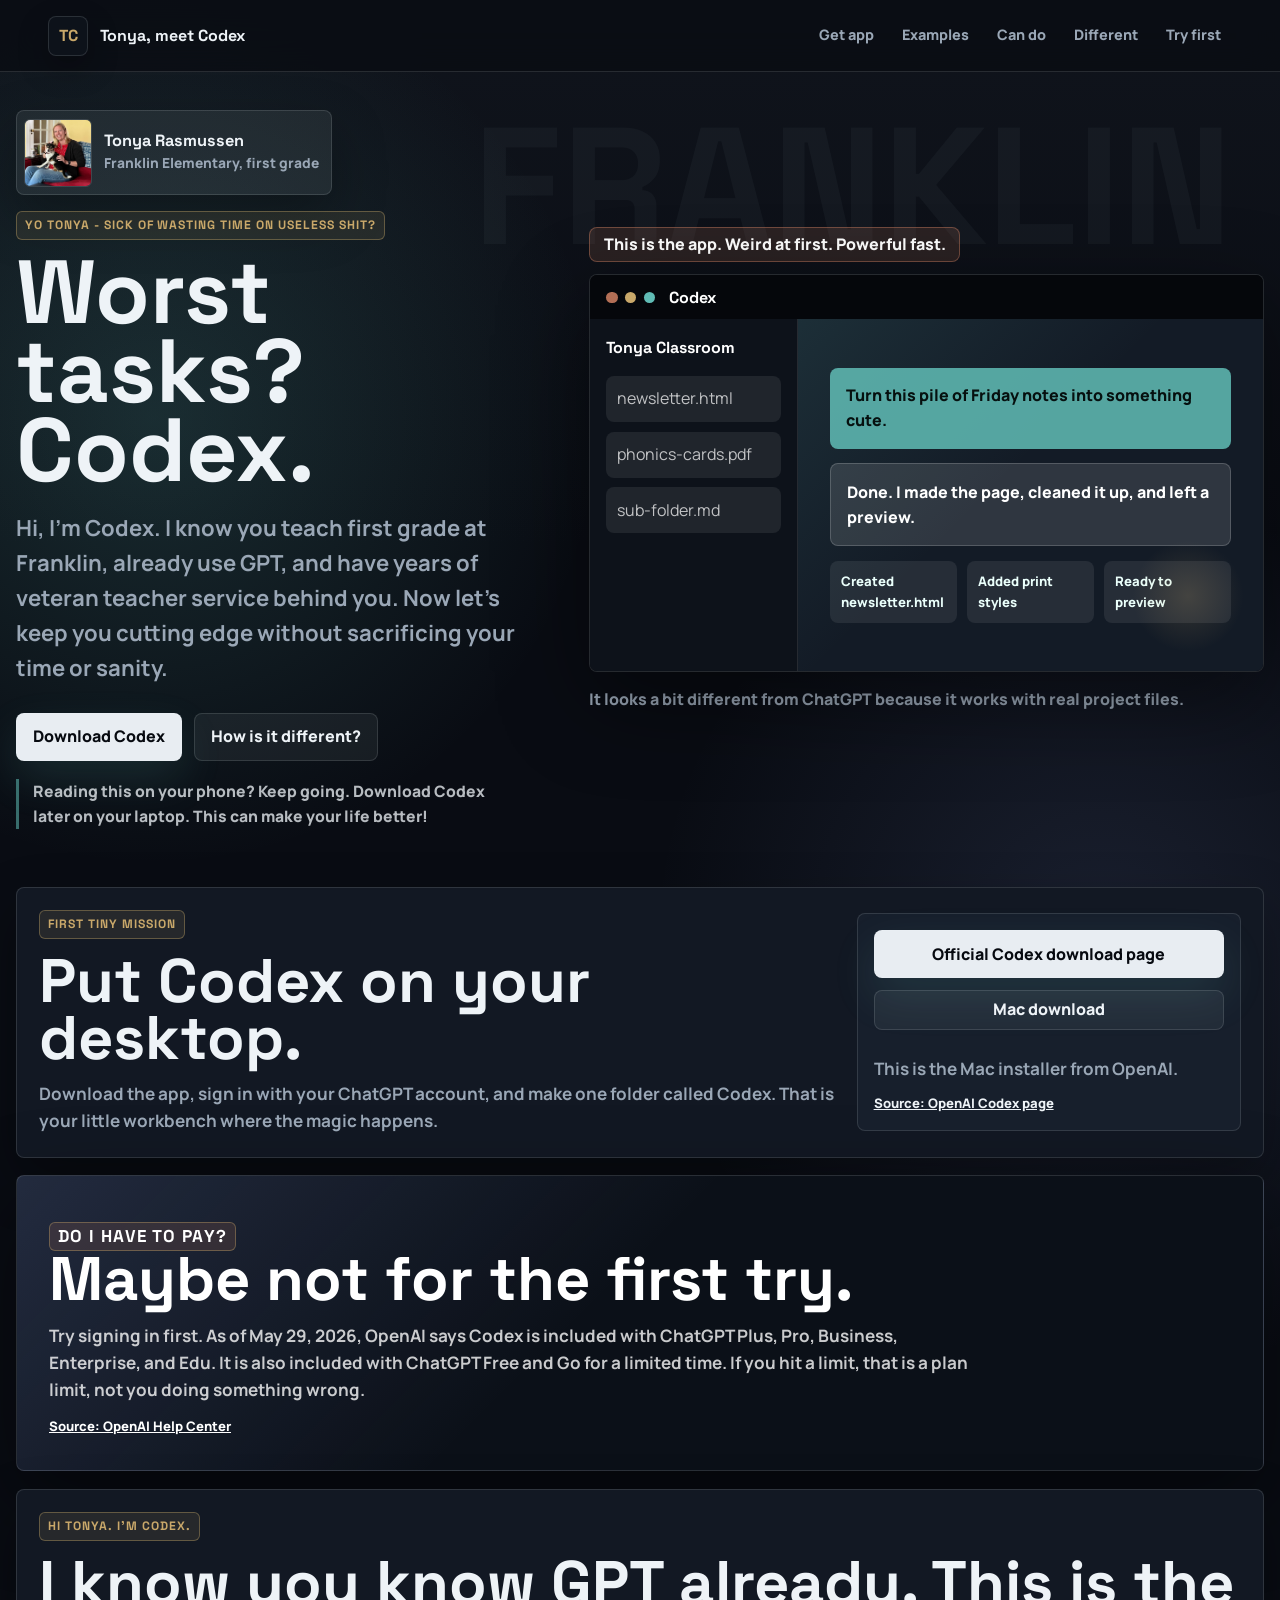
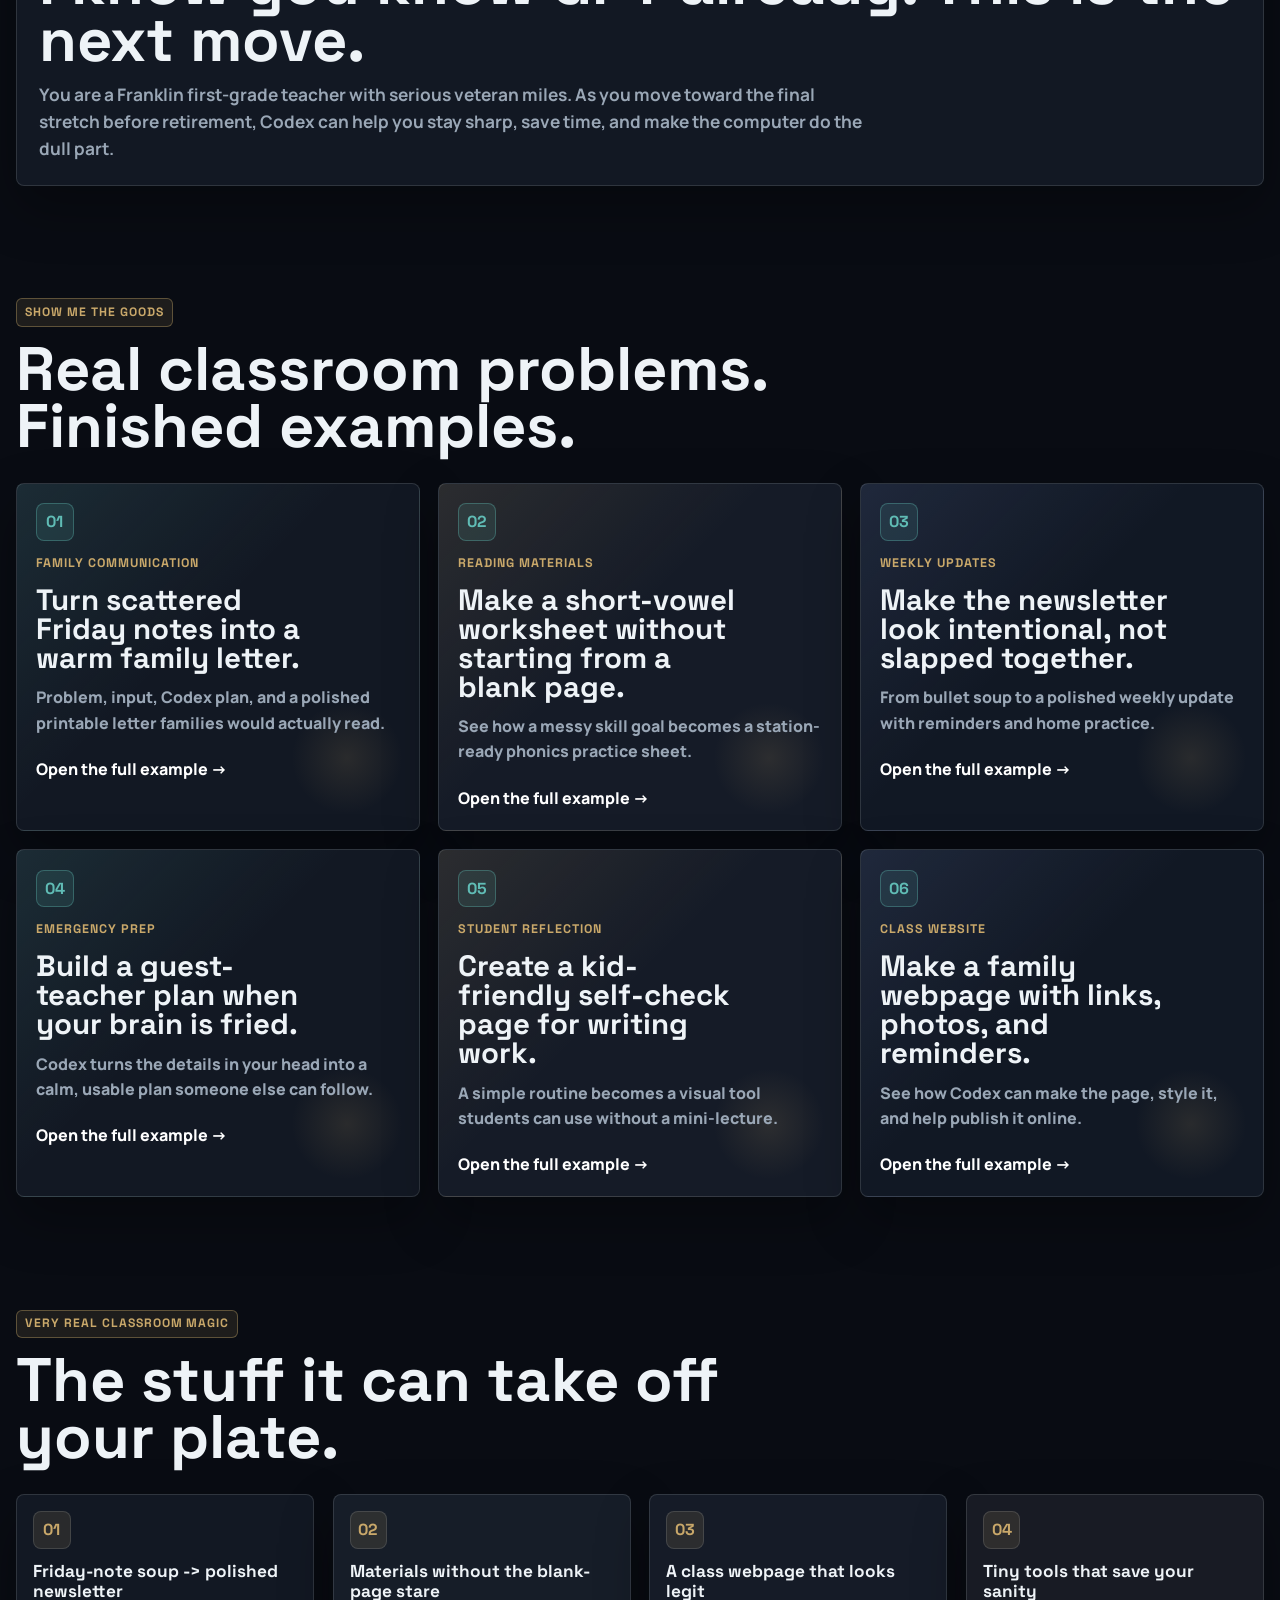
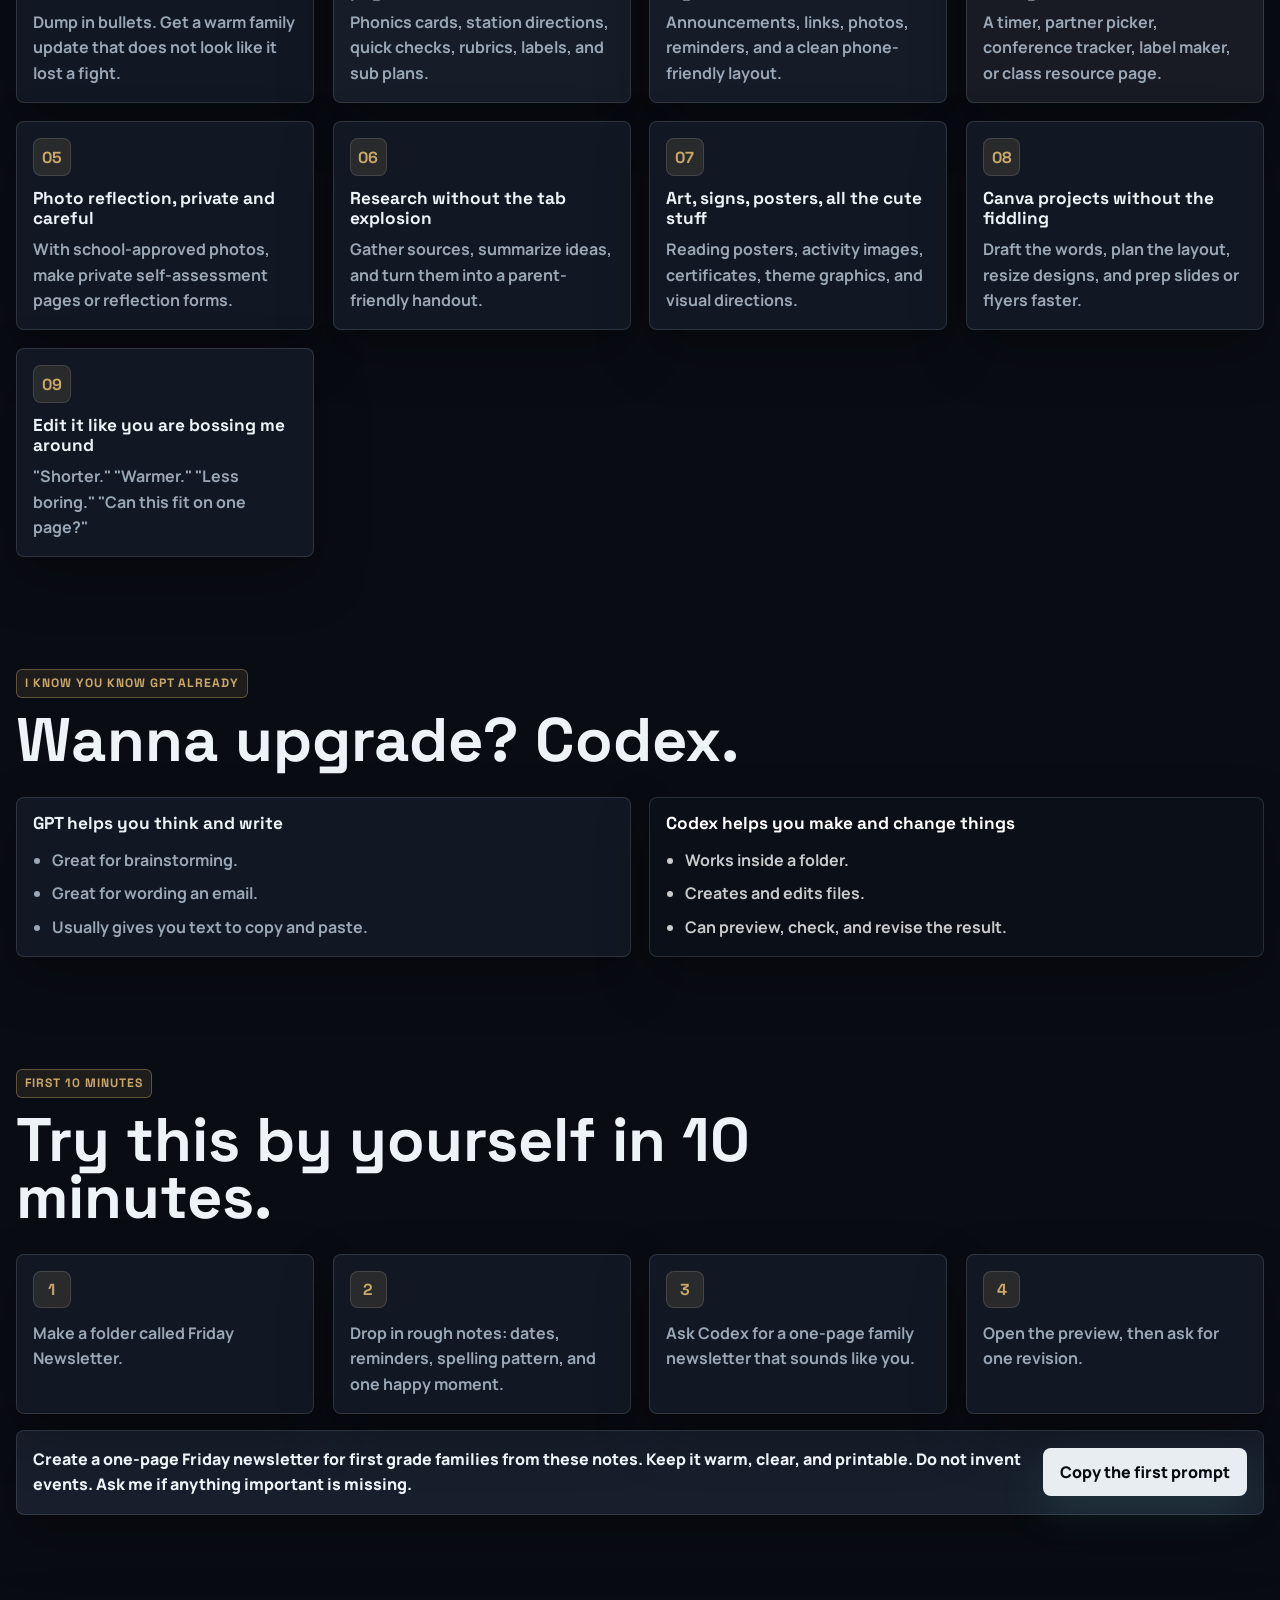
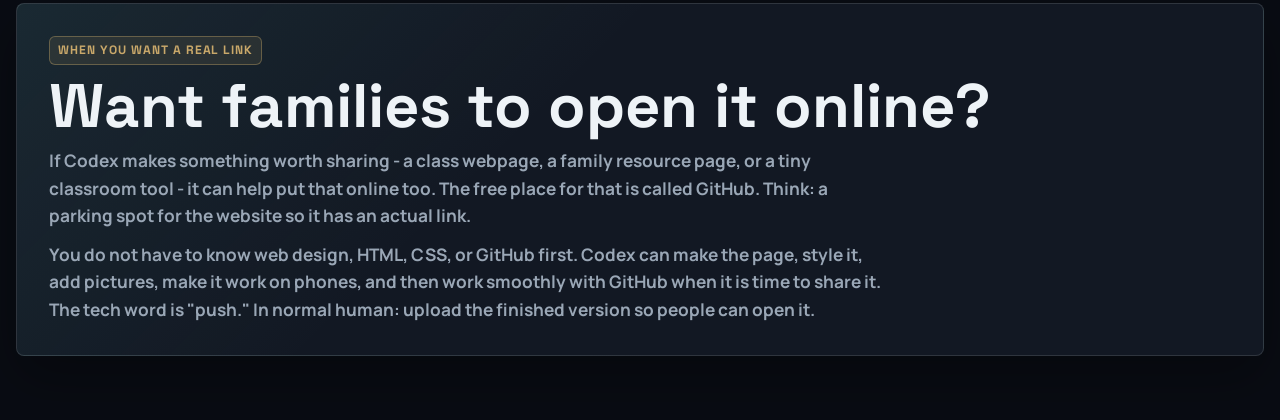
<file: index.html>
<!doctype html>
<html lang="en">
  <head>
    <meta charset="utf-8" />
    <meta name="viewport" content="width=device-width, initial-scale=1" />
    <title>Tonya, Meet Codex</title>
    <meta
      name="description"
      content="A funny, visual introduction for Tonya on using Codex as a classroom helper for first grade teaching work."
    />
    <link rel="canonical" href="https://omatty123.github.io/tonya-codex-guide/" />
    <meta property="og:type" content="website" />
    <meta property="og:site_name" content="Tonya, Meet Codex" />
    <meta property="og:title" content="Tonya, Meet Codex" />
    <meta
      property="og:description"
      content="Worst tasks? Codex. A funny first-grade teacher guide to turning classroom busywork into finished stuff."
    />
    <meta property="og:url" content="https://omatty123.github.io/tonya-codex-guide/" />
    <meta property="og:image" content="https://omatty123.github.io/tonya-codex-guide/assets/social-card.png" />
    <meta property="og:image:secure_url" content="https://omatty123.github.io/tonya-codex-guide/assets/social-card.png" />
    <meta property="og:image:type" content="image/png" />
    <meta property="og:image:width" content="1200" />
    <meta property="og:image:height" content="630" />
    <meta property="og:image:alt" content="Tonya, meet Codex. Worst tasks? Codex." />
    <meta name="twitter:card" content="summary_large_image" />
    <meta name="twitter:title" content="Tonya, Meet Codex" />
    <meta
      name="twitter:description"
      content="Worst tasks? Codex. A funny first-grade teacher guide to turning classroom busywork into finished stuff."
    />
    <meta name="twitter:image" content="https://omatty123.github.io/tonya-codex-guide/assets/social-card.png" />
    <link rel="icon" href="favicon.ico" sizes="any" />
    <link rel="icon" href="favicon.svg" type="image/svg+xml" />
    <link rel="icon" href="assets/favicon-32x32.png" type="image/png" sizes="32x32" />
    <link rel="icon" href="assets/favicon-16x16.png" type="image/png" sizes="16x16" />
    <link rel="apple-touch-icon" href="assets/apple-touch-icon.png" sizes="180x180" />
    <link rel="manifest" href="site.webmanifest" />
    <meta name="theme-color" content="#090c13" />
    <link rel="stylesheet" href="styles.css" />
  </head>
  <body>
    <header class="site-header">
      <a class="brand" href="#top" aria-label="Tonya, Meet Codex">
        <span class="brand-mark">TC</span>
        <span>Tonya, meet Codex</span>
      </a>
      <nav aria-label="Page sections">
        <a href="#get-app">Get app</a>
        <a href="#examples">Examples</a>
        <a href="#can-do">Can do</a>
        <a href="#different">Different</a>
        <a href="#try">Try first</a>
      </nav>
    </header>

    <main id="top">
      <section class="hero" aria-labelledby="hero-title">
        <div class="hero-copy">
          <div class="hero-person" aria-label="Tonya">
            <img src="assets/tonya.jpg" alt="Tonya smiling on a red couch" />
            <div>
              <strong>Tonya Rasmussen</strong>
              <span>Franklin Elementary, first grade</span>
            </div>
          </div>
          <p class="kicker">Yo Tonya - sick of wasting time on useless shit?</p>
          <h1 id="hero-title">Worst tasks? Codex.</h1>
          <p class="lede">
            Hi, I'm Codex. I know you teach first grade at Franklin, already use GPT, and have
            years of veteran teacher service behind you. Now let's keep you cutting edge without
            sacrificing your time or sanity.
          </p>
          <div class="hero-actions">
            <a class="primary-action" href="#get-app">Download Codex</a>
            <a class="secondary-action" href="#different">How is it different?</a>
          </div>
          <p class="phone-note">
            Reading this on your phone? Keep going. Download Codex later on your laptop. This can
            make your life better!
          </p>
        </div>

        <figure class="codex-picture" aria-label="A simplified picture of the Codex app">
          <p class="app-label">This is the app. Weird at first. Powerful fast.</p>
          <div class="app-window">
            <div class="window-bar">
              <span></span>
              <span></span>
              <span></span>
              <strong>Codex</strong>
            </div>
            <div class="app-body">
              <aside class="file-list" aria-label="Project files">
                <p>Tonya Classroom</p>
                <span>newsletter.html</span>
                <span>phonics-cards.pdf</span>
                <span>sub-folder.md</span>
              </aside>
              <div class="chat-panel">
                <div class="message user-message">
                  Turn this pile of Friday notes into something cute.
                </div>
                <div class="message codex-message">
                  Done. I made the page, cleaned it up, and left a preview.
                </div>
                <div class="change-list" aria-label="Example Codex changes">
                  <span>Created newsletter.html</span>
                  <span>Added print styles</span>
                  <span>Ready to preview</span>
                </div>
              </div>
            </div>
          </div>
          <figcaption>
            It looks a bit different from ChatGPT because it works with real project files.
          </figcaption>
        </figure>
      </section>

      <section class="setup-card" id="get-app" aria-labelledby="setup-title">
        <div>
          <p class="kicker">First tiny mission</p>
          <h2 id="setup-title">Put Codex on your desktop.</h2>
          <p>
            Download the app, sign in with your ChatGPT account, and make one folder called
            <strong>Codex</strong>. That is your little workbench where the magic happens.
          </p>
        </div>

        <div class="download-panel" aria-label="Download Codex app">
          <a class="download-button" href="https://openai.com/codex/" target="_blank" rel="noreferrer">
            Official Codex download page
          </a>
          <div class="download-links">
            <a href="https://persistent.oaistatic.com/codex-app-prod/Codex.dmg">Mac download</a>
          </div>
          <p>
            This is the Mac installer from OpenAI.
          </p>
          <a class="source-link" href="https://openai.com/codex/" target="_blank" rel="noreferrer">
            Source: OpenAI Codex page
          </a>
        </div>
      </section>

      <section class="plan-card" aria-label="Codex plan access">
        <p class="kicker">Do I have to pay?</p>
        <h2>Maybe not for the first try.</h2>
        <p>
          Try signing in first. As of May 29, 2026, OpenAI says Codex is included with ChatGPT
          Plus, Pro, Business, Enterprise, and Edu. It is also included with ChatGPT Free and Go
          for a limited time. If you hit a limit, that is a plan limit, not you doing something
          wrong.
        </p>
        <a
          class="source-link dark"
          href="https://help.openai.com/en/articles/11369540-codex-in-chatgpt"
          target="_blank"
          rel="noreferrer"
        >
          Source: OpenAI Help Center
        </a>
      </section>

      <section class="friend-note" aria-label="Personal note">
        <div>
          <p class="kicker">Hi Tonya. I'm Codex.</p>
          <h2>I know you know GPT already. This is the next move.</h2>
          <p>
            You are a Franklin first-grade teacher with serious veteran miles. As you move toward
            the final stretch before retirement, Codex can help you stay sharp, save time, and
            make the computer do the dull part.
          </p>
        </div>
      </section>

      <section class="section examples-section" id="examples" aria-labelledby="examples-title">
        <div class="section-heading">
          <p class="kicker">Show me the goods</p>
          <h2 id="examples-title">Real classroom problems. Finished examples.</h2>
        </div>

        <div class="case-grid">
          <a class="case-card" href="family-letter.html">
            <span class="case-number">01</span>
            <p class="case-label">Family communication</p>
            <h3>Turn scattered Friday notes into a warm family letter.</h3>
            <p>
              Problem, input, Codex plan, and a polished printable letter families would actually read.
            </p>
            <span class="case-link">Open the full example</span>
          </a>

          <a class="case-card" href="phonics-worksheet.html">
            <span class="case-number">02</span>
            <p class="case-label">Reading materials</p>
            <h3>Make a short-vowel worksheet without starting from a blank page.</h3>
            <p>
              See how a messy skill goal becomes a station-ready phonics practice sheet.
            </p>
            <span class="case-link">Open the full example</span>
          </a>

          <a class="case-card" href="friday-newsletter.html">
            <span class="case-number">03</span>
            <p class="case-label">Weekly updates</p>
            <h3>Make the newsletter look intentional, not slapped together.</h3>
            <p>
              From bullet soup to a polished weekly update with reminders and home practice.
            </p>
            <span class="case-link">Open the full example</span>
          </a>

          <a class="case-card" href="sub-plan.html">
            <span class="case-number">04</span>
            <p class="case-label">Emergency prep</p>
            <h3>Build a guest-teacher plan when your brain is fried.</h3>
            <p>
              Codex turns the details in your head into a calm, usable plan someone else can follow.
            </p>
            <span class="case-link">Open the full example</span>
          </a>

          <a class="case-card" href="self-check.html">
            <span class="case-number">05</span>
            <p class="case-label">Student reflection</p>
            <h3>Create a kid-friendly self-check page for writing work.</h3>
            <p>
              A simple routine becomes a visual tool students can use without a mini-lecture.
            </p>
            <span class="case-link">Open the full example</span>
          </a>

          <a class="case-card" href="class-webpage.html">
            <span class="case-number">06</span>
            <p class="case-label">Class website</p>
            <h3>Make a family webpage with links, photos, and reminders.</h3>
            <p>
              See how Codex can make the page, style it, and help publish it online.
            </p>
            <span class="case-link">Open the full example</span>
          </a>
        </div>
      </section>

      <section class="section" id="can-do" aria-labelledby="can-do-title">
        <div class="section-heading">
          <p class="kicker">Very real classroom magic</p>
          <h2 id="can-do-title">The stuff it can take off your plate.</h2>
        </div>

        <div class="wish-grid">
          <article>
            <span>01</span>
            <h3>Friday-note soup -> polished newsletter</h3>
            <p>Dump in bullets. Get a warm family update that does not look like it lost a fight.</p>
          </article>
          <article>
            <span>02</span>
            <h3>Materials without the blank-page stare</h3>
            <p>Phonics cards, station directions, quick checks, rubrics, labels, and sub plans.</p>
          </article>
          <article>
            <span>03</span>
            <h3>A class webpage that looks legit</h3>
            <p>Announcements, links, photos, reminders, and a clean phone-friendly layout.</p>
          </article>
          <article>
            <span>04</span>
            <h3>Tiny tools that save your sanity</h3>
            <p>A timer, partner picker, conference tracker, label maker, or class resource page.</p>
          </article>
          <article>
            <span>05</span>
            <h3>Photo reflection, private and careful</h3>
            <p>With school-approved photos, make private self-assessment pages or reflection forms.</p>
          </article>
          <article>
            <span>06</span>
            <h3>Research without the tab explosion</h3>
            <p>Gather sources, summarize ideas, and turn them into a parent-friendly handout.</p>
          </article>
          <article>
            <span>07</span>
            <h3>Art, signs, posters, all the cute stuff</h3>
            <p>Reading posters, activity images, certificates, theme graphics, and visual directions.</p>
          </article>
          <article>
            <span>08</span>
            <h3>Canva projects without the fiddling</h3>
            <p>Draft the words, plan the layout, resize designs, and prep slides or flyers faster.</p>
          </article>
          <article>
            <span>09</span>
            <h3>Edit it like you are bossing me around</h3>
            <p>"Shorter." "Warmer." "Less boring." "Can this fit on one page?"</p>
          </article>
        </div>
      </section>

      <section class="section split" id="different" aria-labelledby="different-title">
        <div class="section-heading">
          <p class="kicker">I know you know GPT already</p>
          <h2 id="different-title">Wanna upgrade? Codex.</h2>
        </div>

        <div class="compare-grid">
          <article class="compare-card">
            <h3>GPT helps you think and write</h3>
            <ul>
              <li>Great for brainstorming.</li>
              <li>Great for wording an email.</li>
              <li>Usually gives you text to copy and paste.</li>
            </ul>
          </article>
          <article class="compare-card codex-card">
            <h3>Codex helps you make and change things</h3>
            <ul>
              <li>Works inside a folder.</li>
              <li>Creates and edits files.</li>
              <li>Can preview, check, and revise the result.</li>
            </ul>
          </article>
        </div>
      </section>

      <section class="section try-section" id="try" aria-labelledby="try-title">
        <div class="section-heading">
          <p class="kicker">First 10 minutes</p>
          <h2 id="try-title">Try this by yourself in 10 minutes.</h2>
        </div>

        <div class="try-steps">
          <article>
            <span>1</span>
            <p>Make a folder called <strong>Friday Newsletter</strong>.</p>
          </article>
          <article>
            <span>2</span>
            <p>Drop in rough notes: dates, reminders, spelling pattern, and one happy moment.</p>
          </article>
          <article>
            <span>3</span>
            <p>Ask Codex for a one-page family newsletter that sounds like you.</p>
          </article>
          <article>
            <span>4</span>
            <p>Open the preview, then ask for one revision.</p>
          </article>
        </div>

        <div class="prompt-strip">
          <p>
            Create a one-page Friday newsletter for first grade families from these notes. Keep it
            warm, clear, and printable. Do not invent events. Ask me if anything important is
            missing.
          </p>
          <button type="button" data-copy>Copy the first prompt</button>
        </div>
      </section>

      <section class="github-note" aria-label="GitHub explanation">
        <p class="kicker">When you want a real link</p>
        <h2>Want families to open it online?</h2>
        <p>
          If Codex makes something worth sharing - a class webpage, a family resource page, or a
          tiny classroom tool - it can help put that online too. The free place for that is called
          <strong>GitHub</strong>. Think: a parking spot for the website so it has an actual link.
        </p>
        <p>
          You do not have to know web design, HTML, CSS, or GitHub first. Codex can make the page,
          style it, add pictures, make it work on phones, and then work smoothly with GitHub when
          it is time to share it. The tech word is "push." In normal human: upload the finished
          version so people can open it.
        </p>
      </section>
    </main>

    <div class="toast" role="status" aria-live="polite" aria-atomic="true"></div>
    <script src="app.js"></script>
  </body>
</html>
</file>
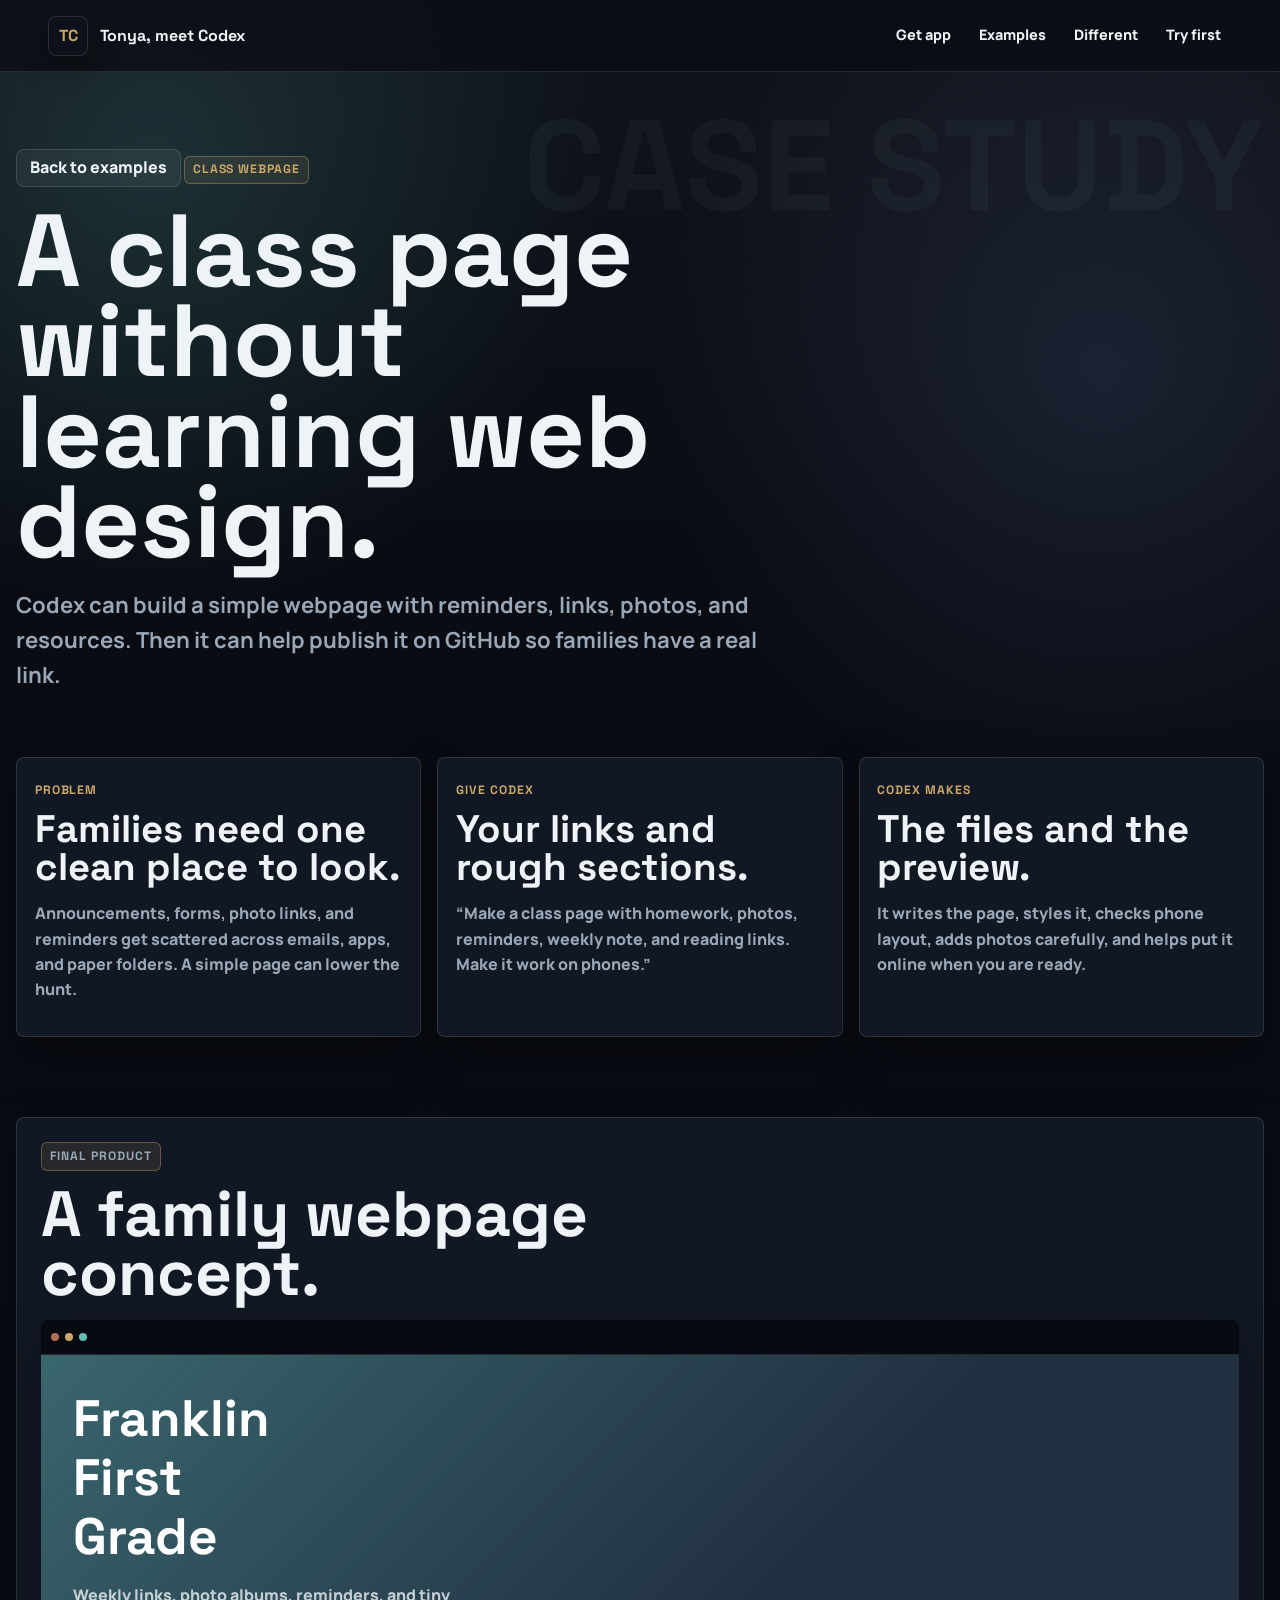
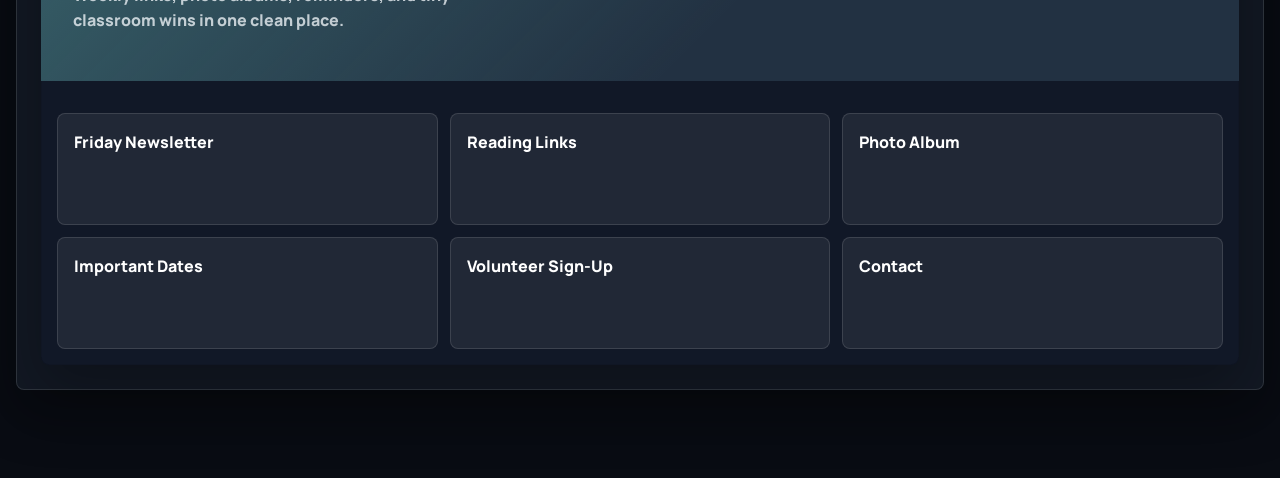
<file: class-webpage.html>
<!doctype html>
<html lang="en">
  <head>
    <meta charset="utf-8" />
    <meta name="viewport" content="width=device-width, initial-scale=1" />
    <title>Class Webpage Example | Tonya, Meet Codex</title>
    <meta
      name="description"
      content="A full Codex example showing how classroom links and reminders become a family webpage."
    />
    <link rel="canonical" href="https://omatty123.github.io/tonya-codex-guide/class-webpage.html" />
    <meta property="og:title" content="Class Webpage Example | Tonya, Meet Codex" />
    <meta property="og:image" content="https://omatty123.github.io/tonya-codex-guide/assets/social-card.png" />
    <meta name="twitter:card" content="summary_large_image" />
    <link rel="icon" href="favicon.ico" sizes="any" />
    <link rel="icon" href="favicon.svg" type="image/svg+xml" />
    <link rel="icon" href="assets/favicon-32x32.png" type="image/png" sizes="32x32" />
    <link rel="icon" href="assets/favicon-16x16.png" type="image/png" sizes="16x16" />
    <link rel="apple-touch-icon" href="assets/apple-touch-icon.png" sizes="180x180" />
    <link rel="manifest" href="site.webmanifest" />
    <meta name="theme-color" content="#090c13" />
    <link rel="stylesheet" href="styles.css" />
  </head>
  <body class="case-page">
    <header class="site-header">
      <a class="brand" href="index.html#top" aria-label="Tonya, Meet Codex">
        <span class="brand-mark">TC</span>
        <span>Tonya, meet Codex</span>
      </a>
      <nav aria-label="Page sections">
        <a href="index.html#get-app">Get app</a>
        <a href="index.html#examples">Examples</a>
        <a href="index.html#different">Different</a>
        <a href="index.html#try">Try first</a>
      </nav>
    </header>

    <main class="case-main">
      <section class="case-hero" aria-labelledby="case-title">
        <a class="back-link" href="index.html#examples">Back to examples</a>
        <p class="kicker">Class webpage</p>
        <h1 id="case-title">A class page without learning web design.</h1>
        <p class="lede">
          Codex can build a simple webpage with reminders, links, photos, and resources. Then it
          can help publish it on GitHub so families have a real link.
        </p>
      </section>

      <section class="case-story" aria-label="Problem, solution, and result">
        <article class="case-panel">
          <span>Problem</span>
          <h2>Families need one clean place to look.</h2>
          <p>
            Announcements, forms, photo links, and reminders get scattered across emails, apps, and
            paper folders. A simple page can lower the hunt.
          </p>
        </article>
        <article class="case-panel">
          <span>Give Codex</span>
          <h2>Your links and rough sections.</h2>
          <p>
            “Make a class page with homework, photos, reminders, weekly note, and reading links.
            Make it work on phones.”
          </p>
        </article>
        <article class="case-panel">
          <span>Codex makes</span>
          <h2>The files and the preview.</h2>
          <p>
            It writes the page, styles it, checks phone layout, adds photos carefully, and helps put
            it online when you are ready.
          </p>
        </article>
      </section>

      <section class="final-showcase" aria-labelledby="final-title">
        <div class="section-heading">
          <p class="kicker">Final product</p>
          <h2 id="final-title">A family webpage concept.</h2>
        </div>
        <div class="artifact webpage-artifact">
          <div class="browser-bar" aria-hidden="true">
            <span></span>
            <span></span>
            <span></span>
          </div>
          <div class="web-preview-hero">
            <h3>Franklin First Grade</h3>
            <p>Weekly links, photo albums, reminders, and tiny classroom wins in one clean place.</p>
          </div>
          <div class="web-tile-grid">
            <span>Friday Newsletter</span>
            <span>Reading Links</span>
            <span>Photo Album</span>
            <span>Important Dates</span>
            <span>Volunteer Sign-Up</span>
            <span>Contact</span>
          </div>
        </div>
      </section>
    </main>
  </body>
</html>
</file>
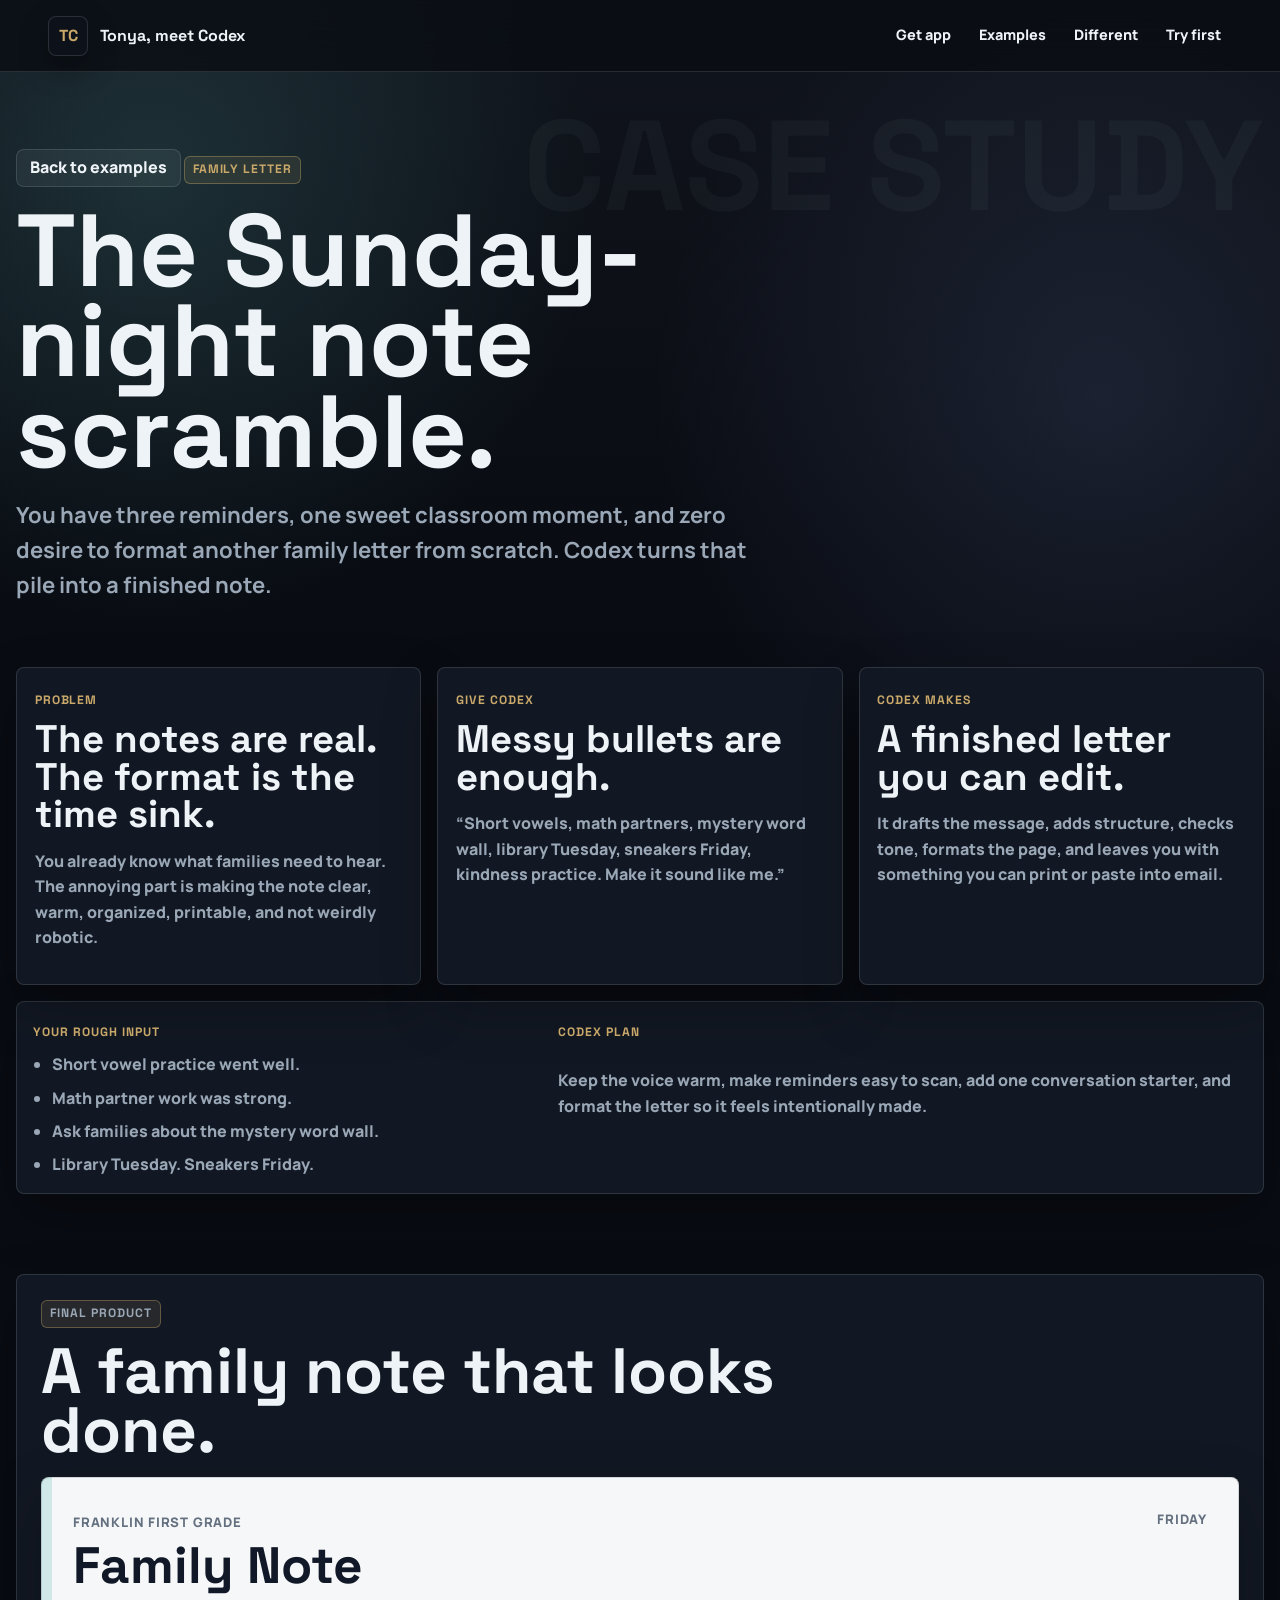
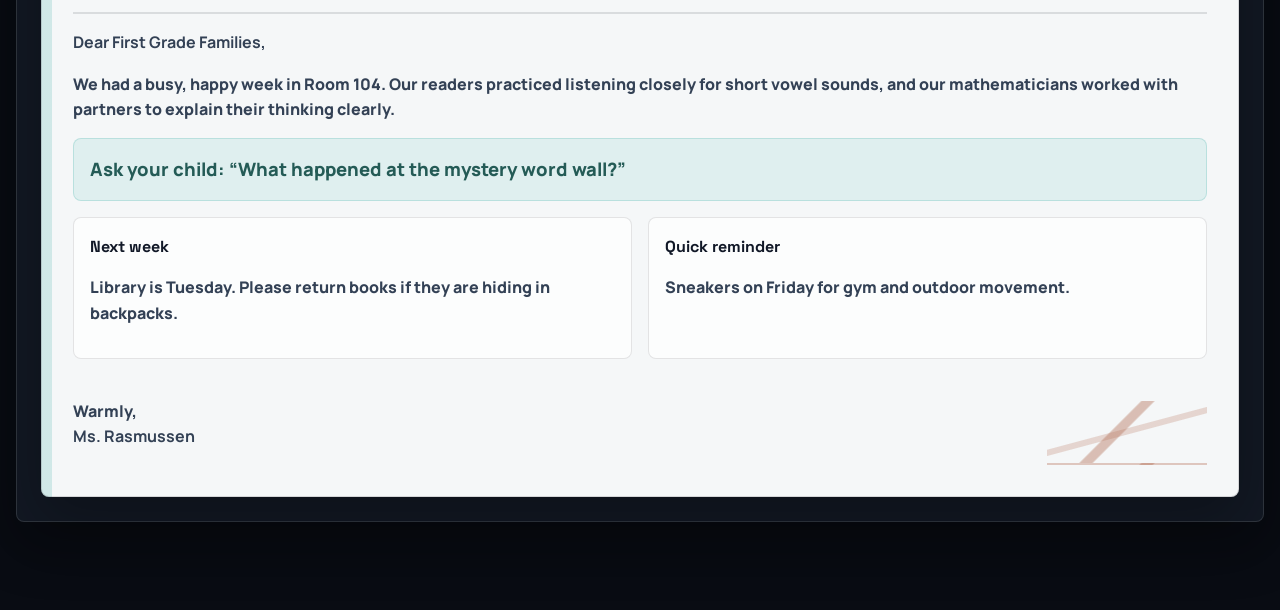
<file: family-letter.html>
<!doctype html>
<html lang="en">
  <head>
    <meta charset="utf-8" />
    <meta name="viewport" content="width=device-width, initial-scale=1" />
    <title>Family Letter Example | Tonya, Meet Codex</title>
    <meta
      name="description"
      content="A full Codex example showing how rough classroom notes become a polished first grade family letter."
    />
    <link rel="canonical" href="https://omatty123.github.io/tonya-codex-guide/family-letter.html" />
    <meta property="og:title" content="Family Letter Example | Tonya, Meet Codex" />
    <meta property="og:image" content="https://omatty123.github.io/tonya-codex-guide/assets/social-card.png" />
    <meta name="twitter:card" content="summary_large_image" />
    <link rel="icon" href="favicon.ico" sizes="any" />
    <link rel="icon" href="favicon.svg" type="image/svg+xml" />
    <link rel="icon" href="assets/favicon-32x32.png" type="image/png" sizes="32x32" />
    <link rel="icon" href="assets/favicon-16x16.png" type="image/png" sizes="16x16" />
    <link rel="apple-touch-icon" href="assets/apple-touch-icon.png" sizes="180x180" />
    <link rel="manifest" href="site.webmanifest" />
    <meta name="theme-color" content="#090c13" />
    <link rel="stylesheet" href="styles.css" />
  </head>
  <body class="case-page">
    <header class="site-header">
      <a class="brand" href="index.html#top" aria-label="Tonya, Meet Codex">
        <span class="brand-mark">TC</span>
        <span>Tonya, meet Codex</span>
      </a>
      <nav aria-label="Page sections">
        <a href="index.html#get-app">Get app</a>
        <a href="index.html#examples">Examples</a>
        <a href="index.html#different">Different</a>
        <a href="index.html#try">Try first</a>
      </nav>
    </header>

    <main class="case-main">
      <section class="case-hero" aria-labelledby="case-title">
        <a class="back-link" href="index.html#examples">Back to examples</a>
        <p class="kicker">Family letter</p>
        <h1 id="case-title">The Sunday-night note scramble.</h1>
        <p class="lede">
          You have three reminders, one sweet classroom moment, and zero desire to format another
          family letter from scratch. Codex turns that pile into a finished note.
        </p>
      </section>

      <section class="case-story" aria-label="Problem, solution, and result">
        <article class="case-panel">
          <span>Problem</span>
          <h2>The notes are real. The format is the time sink.</h2>
          <p>
            You already know what families need to hear. The annoying part is making the note clear,
            warm, organized, printable, and not weirdly robotic.
          </p>
        </article>
        <article class="case-panel">
          <span>Give Codex</span>
          <h2>Messy bullets are enough.</h2>
          <p>
            “Short vowels, math partners, mystery word wall, library Tuesday, sneakers Friday,
            kindness practice. Make it sound like me.”
          </p>
        </article>
        <article class="case-panel">
          <span>Codex makes</span>
          <h2>A finished letter you can edit.</h2>
          <p>
            It drafts the message, adds structure, checks tone, formats the page, and leaves you
            with something you can print or paste into email.
          </p>
        </article>
      </section>

      <section class="input-output" aria-label="Input and Codex plan">
        <div>
          <span>Your rough input</span>
          <ul>
            <li>Short vowel practice went well.</li>
            <li>Math partner work was strong.</li>
            <li>Ask families about the mystery word wall.</li>
            <li>Library Tuesday. Sneakers Friday.</li>
          </ul>
        </div>
        <div>
          <span>Codex plan</span>
          <p>
            Keep the voice warm, make reminders easy to scan, add one conversation starter, and
            format the letter so it feels intentionally made.
          </p>
        </div>
      </section>

      <section class="final-showcase" aria-labelledby="final-title">
        <div class="section-heading">
          <p class="kicker">Final product</p>
          <h2 id="final-title">A family note that looks done.</h2>
        </div>
        <div class="artifact letter-artifact">
          <div class="artifact-inner">
            <div class="artifact-head">
              <div>
                <span>Franklin First Grade</span>
                <h3>Family Note</h3>
              </div>
              <span class="artifact-tag">Friday</span>
            </div>
            <p><strong>Dear First Grade Families,</strong></p>
            <p>
              We had a busy, happy week in Room 104. Our readers practiced listening closely for
              short vowel sounds, and our mathematicians worked with partners to explain their
              thinking clearly.
            </p>
            <div class="callout">Ask your child: “What happened at the mystery word wall?”</div>
            <div class="artifact-grid">
              <div class="artifact-box">
                <strong>Next week</strong>
                <p>Library is Tuesday. Please return books if they are hiding in backpacks.</p>
              </div>
              <div class="artifact-box">
                <strong>Quick reminder</strong>
                <p>Sneakers on Friday for gym and outdoor movement.</p>
              </div>
            </div>
            <div class="signature">
              <p>Warmly,<br /><strong>Ms. Rasmussen</strong></p>
              <i aria-hidden="true"></i>
            </div>
          </div>
        </div>
      </section>
    </main>
  </body>
</html>
</file>
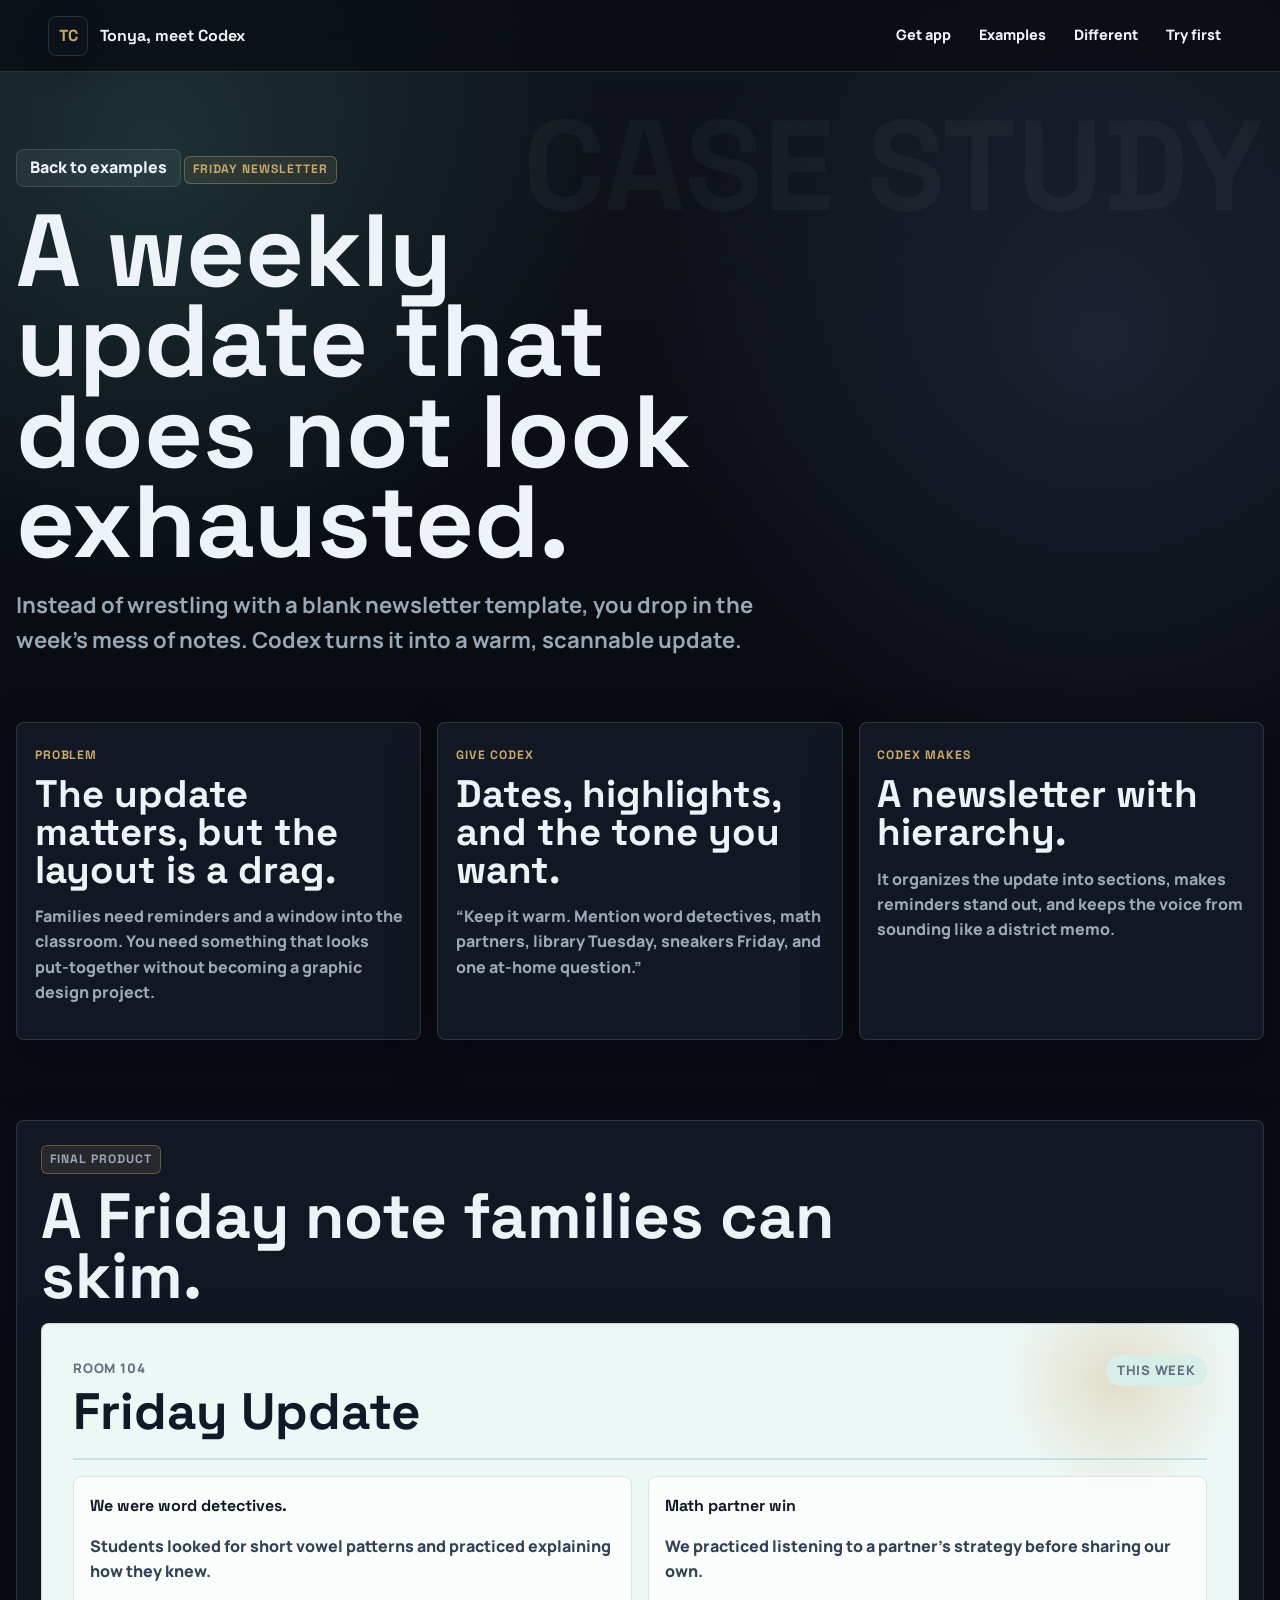
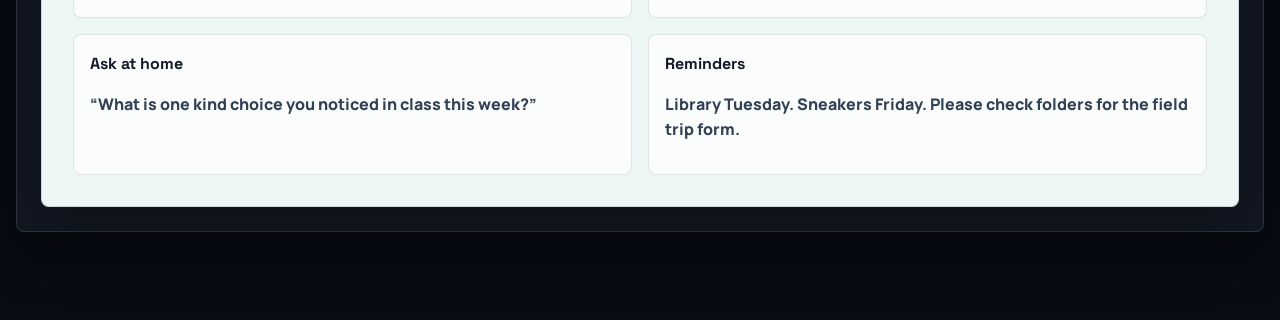
<file: friday-newsletter.html>
<!doctype html>
<html lang="en">
  <head>
    <meta charset="utf-8" />
    <meta name="viewport" content="width=device-width, initial-scale=1" />
    <title>Friday Newsletter Example | Tonya, Meet Codex</title>
    <meta
      name="description"
      content="A full Codex example showing how rough weekly notes become a polished first grade newsletter."
    />
    <link rel="canonical" href="https://omatty123.github.io/tonya-codex-guide/friday-newsletter.html" />
    <meta property="og:title" content="Friday Newsletter Example | Tonya, Meet Codex" />
    <meta property="og:image" content="https://omatty123.github.io/tonya-codex-guide/assets/social-card.png" />
    <meta name="twitter:card" content="summary_large_image" />
    <link rel="icon" href="favicon.ico" sizes="any" />
    <link rel="icon" href="favicon.svg" type="image/svg+xml" />
    <link rel="icon" href="assets/favicon-32x32.png" type="image/png" sizes="32x32" />
    <link rel="icon" href="assets/favicon-16x16.png" type="image/png" sizes="16x16" />
    <link rel="apple-touch-icon" href="assets/apple-touch-icon.png" sizes="180x180" />
    <link rel="manifest" href="site.webmanifest" />
    <meta name="theme-color" content="#090c13" />
    <link rel="stylesheet" href="styles.css" />
  </head>
  <body class="case-page">
    <header class="site-header">
      <a class="brand" href="index.html#top" aria-label="Tonya, Meet Codex">
        <span class="brand-mark">TC</span>
        <span>Tonya, meet Codex</span>
      </a>
      <nav aria-label="Page sections">
        <a href="index.html#get-app">Get app</a>
        <a href="index.html#examples">Examples</a>
        <a href="index.html#different">Different</a>
        <a href="index.html#try">Try first</a>
      </nav>
    </header>

    <main class="case-main">
      <section class="case-hero" aria-labelledby="case-title">
        <a class="back-link" href="index.html#examples">Back to examples</a>
        <p class="kicker">Friday newsletter</p>
        <h1 id="case-title">A weekly update that does not look exhausted.</h1>
        <p class="lede">
          Instead of wrestling with a blank newsletter template, you drop in the week’s mess of
          notes. Codex turns it into a warm, scannable update.
        </p>
      </section>

      <section class="case-story" aria-label="Problem, solution, and result">
        <article class="case-panel">
          <span>Problem</span>
          <h2>The update matters, but the layout is a drag.</h2>
          <p>
            Families need reminders and a window into the classroom. You need something that looks
            put-together without becoming a graphic design project.
          </p>
        </article>
        <article class="case-panel">
          <span>Give Codex</span>
          <h2>Dates, highlights, and the tone you want.</h2>
          <p>
            “Keep it warm. Mention word detectives, math partners, library Tuesday, sneakers Friday,
            and one at-home question.”
          </p>
        </article>
        <article class="case-panel">
          <span>Codex makes</span>
          <h2>A newsletter with hierarchy.</h2>
          <p>
            It organizes the update into sections, makes reminders stand out, and keeps the voice
            from sounding like a district memo.
          </p>
        </article>
      </section>

      <section class="final-showcase" aria-labelledby="final-title">
        <div class="section-heading">
          <p class="kicker">Final product</p>
          <h2 id="final-title">A Friday note families can skim.</h2>
        </div>
        <div class="artifact newsletter-artifact">
          <div class="artifact-inner">
            <div class="artifact-head">
              <div>
                <span>Room 104</span>
                <h3>Friday Update</h3>
              </div>
              <span class="date-pill">This week</span>
            </div>
            <div class="artifact-grid">
              <div class="artifact-box">
                <strong>We were word detectives.</strong>
                <p>Students looked for short vowel patterns and practiced explaining how they knew.</p>
              </div>
              <div class="artifact-box">
                <strong>Math partner win</strong>
                <p>We practiced listening to a partner’s strategy before sharing our own.</p>
              </div>
              <div class="artifact-box">
                <strong>Ask at home</strong>
                <p>“What is one kind choice you noticed in class this week?”</p>
              </div>
              <div class="artifact-box">
                <strong>Reminders</strong>
                <p>Library Tuesday. Sneakers Friday. Please check folders for the field trip form.</p>
              </div>
            </div>
          </div>
        </div>
      </section>
    </main>
  </body>
</html>
</file>
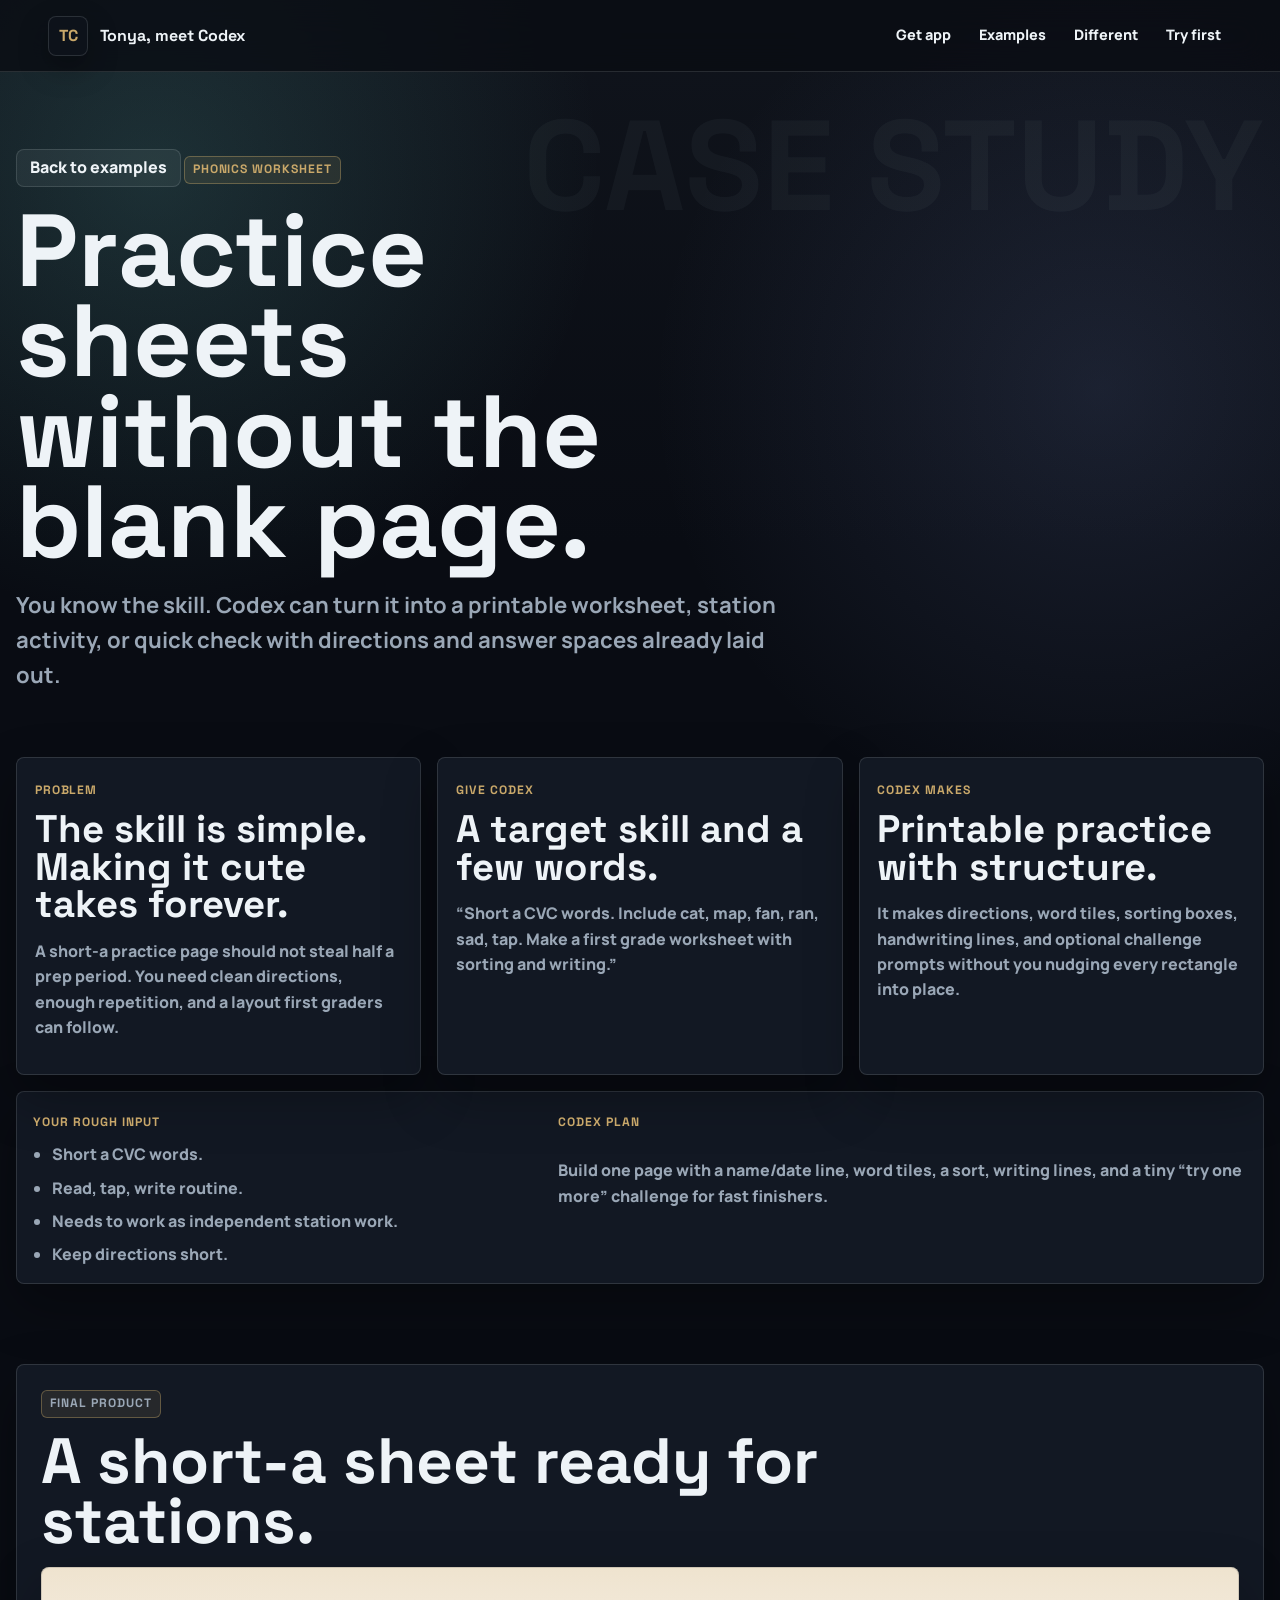
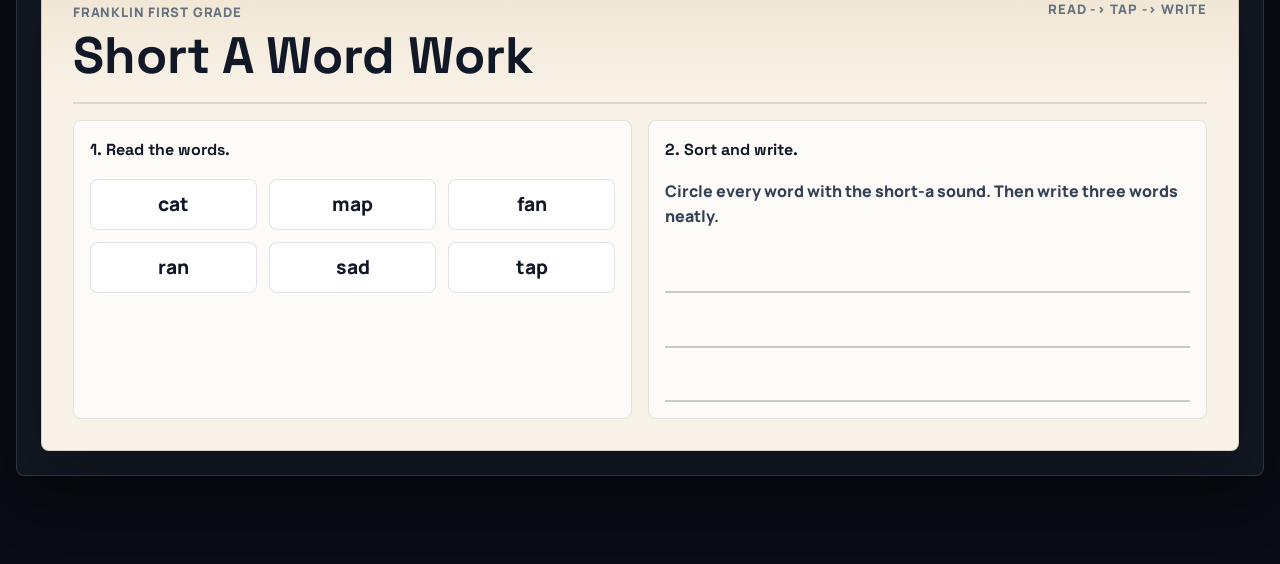
<file: phonics-worksheet.html>
<!doctype html>
<html lang="en">
  <head>
    <meta charset="utf-8" />
    <meta name="viewport" content="width=device-width, initial-scale=1" />
    <title>Phonics Worksheet Example | Tonya, Meet Codex</title>
    <meta
      name="description"
      content="A full Codex example showing how a first grade phonics goal becomes a finished worksheet."
    />
    <link rel="canonical" href="https://omatty123.github.io/tonya-codex-guide/phonics-worksheet.html" />
    <meta property="og:title" content="Phonics Worksheet Example | Tonya, Meet Codex" />
    <meta property="og:image" content="https://omatty123.github.io/tonya-codex-guide/assets/social-card.png" />
    <meta name="twitter:card" content="summary_large_image" />
    <link rel="icon" href="favicon.ico" sizes="any" />
    <link rel="icon" href="favicon.svg" type="image/svg+xml" />
    <link rel="icon" href="assets/favicon-32x32.png" type="image/png" sizes="32x32" />
    <link rel="icon" href="assets/favicon-16x16.png" type="image/png" sizes="16x16" />
    <link rel="apple-touch-icon" href="assets/apple-touch-icon.png" sizes="180x180" />
    <link rel="manifest" href="site.webmanifest" />
    <meta name="theme-color" content="#090c13" />
    <link rel="stylesheet" href="styles.css" />
  </head>
  <body class="case-page">
    <header class="site-header">
      <a class="brand" href="index.html#top" aria-label="Tonya, Meet Codex">
        <span class="brand-mark">TC</span>
        <span>Tonya, meet Codex</span>
      </a>
      <nav aria-label="Page sections">
        <a href="index.html#get-app">Get app</a>
        <a href="index.html#examples">Examples</a>
        <a href="index.html#different">Different</a>
        <a href="index.html#try">Try first</a>
      </nav>
    </header>

    <main class="case-main">
      <section class="case-hero" aria-labelledby="case-title">
        <a class="back-link" href="index.html#examples">Back to examples</a>
        <p class="kicker">Phonics worksheet</p>
        <h1 id="case-title">Practice sheets without the blank page.</h1>
        <p class="lede">
          You know the skill. Codex can turn it into a printable worksheet, station activity, or
          quick check with directions and answer spaces already laid out.
        </p>
      </section>

      <section class="case-story" aria-label="Problem, solution, and result">
        <article class="case-panel">
          <span>Problem</span>
          <h2>The skill is simple. Making it cute takes forever.</h2>
          <p>
            A short-a practice page should not steal half a prep period. You need clean directions,
            enough repetition, and a layout first graders can follow.
          </p>
        </article>
        <article class="case-panel">
          <span>Give Codex</span>
          <h2>A target skill and a few words.</h2>
          <p>
            “Short a CVC words. Include cat, map, fan, ran, sad, tap. Make a first grade worksheet
            with sorting and writing.”
          </p>
        </article>
        <article class="case-panel">
          <span>Codex makes</span>
          <h2>Printable practice with structure.</h2>
          <p>
            It makes directions, word tiles, sorting boxes, handwriting lines, and optional
            challenge prompts without you nudging every rectangle into place.
          </p>
        </article>
      </section>

      <section class="input-output" aria-label="Input and Codex plan">
        <div>
          <span>Your rough input</span>
          <ul>
            <li>Short a CVC words.</li>
            <li>Read, tap, write routine.</li>
            <li>Needs to work as independent station work.</li>
            <li>Keep directions short.</li>
          </ul>
        </div>
        <div>
          <span>Codex plan</span>
          <p>
            Build one page with a name/date line, word tiles, a sort, writing lines, and a tiny
            “try one more” challenge for fast finishers.
          </p>
        </div>
      </section>

      <section class="final-showcase" aria-labelledby="final-title">
        <div class="section-heading">
          <p class="kicker">Final product</p>
          <h2 id="final-title">A short-a sheet ready for stations.</h2>
        </div>
        <div class="artifact worksheet-artifact">
          <div class="artifact-inner">
            <div class="artifact-head">
              <div>
                <span>Franklin First Grade</span>
                <h3>Short A Word Work</h3>
              </div>
              <span class="artifact-tag">Read -> Tap -> Write</span>
            </div>
            <div class="artifact-grid">
              <div class="artifact-box">
                <strong>1. Read the words.</strong>
                <div class="worksheet-word-grid">
                  <span>cat</span>
                  <span>map</span>
                  <span>fan</span>
                  <span>ran</span>
                  <span>sad</span>
                  <span>tap</span>
                </div>
              </div>
              <div class="artifact-box">
                <strong>2. Sort and write.</strong>
                <p>Circle every word with the short-a sound. Then write three words neatly.</p>
                <div class="worksheet-lines">
                  <span></span>
                  <span></span>
                  <span></span>
                </div>
              </div>
            </div>
          </div>
        </div>
      </section>
    </main>
  </body>
</html>
</file>
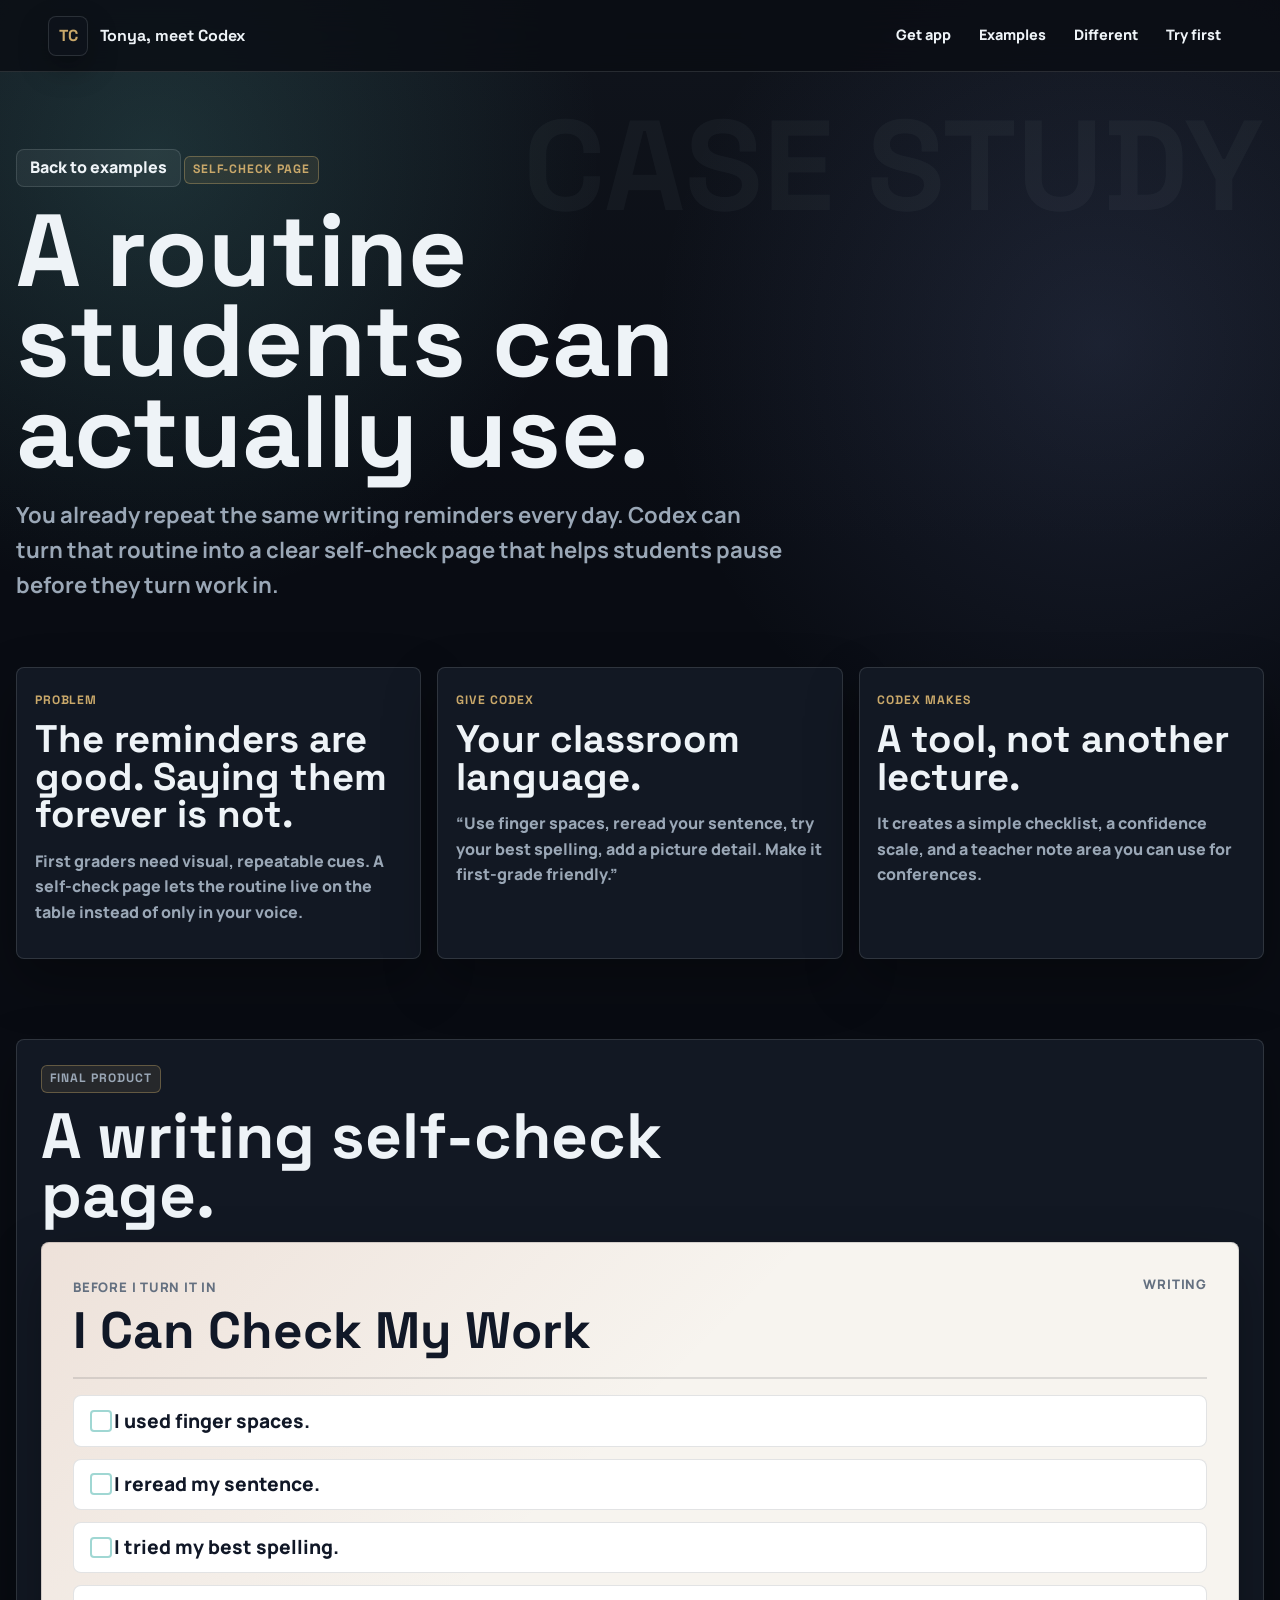
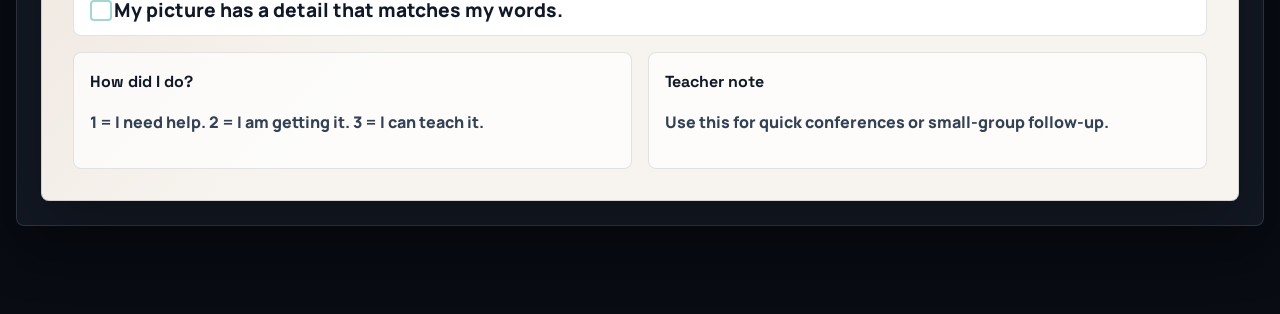
<file: self-check.html>
<!doctype html>
<html lang="en">
  <head>
    <meta charset="utf-8" />
    <meta name="viewport" content="width=device-width, initial-scale=1" />
    <title>Student Self-Check Example | Tonya, Meet Codex</title>
    <meta
      name="description"
      content="A full Codex example showing how a classroom writing routine becomes a student self-check tool."
    />
    <link rel="canonical" href="https://omatty123.github.io/tonya-codex-guide/self-check.html" />
    <meta property="og:title" content="Student Self-Check Example | Tonya, Meet Codex" />
    <meta property="og:image" content="https://omatty123.github.io/tonya-codex-guide/assets/social-card.png" />
    <meta name="twitter:card" content="summary_large_image" />
    <link rel="icon" href="favicon.ico" sizes="any" />
    <link rel="icon" href="favicon.svg" type="image/svg+xml" />
    <link rel="icon" href="assets/favicon-32x32.png" type="image/png" sizes="32x32" />
    <link rel="icon" href="assets/favicon-16x16.png" type="image/png" sizes="16x16" />
    <link rel="apple-touch-icon" href="assets/apple-touch-icon.png" sizes="180x180" />
    <link rel="manifest" href="site.webmanifest" />
    <meta name="theme-color" content="#090c13" />
    <link rel="stylesheet" href="styles.css" />
  </head>
  <body class="case-page">
    <header class="site-header">
      <a class="brand" href="index.html#top" aria-label="Tonya, Meet Codex">
        <span class="brand-mark">TC</span>
        <span>Tonya, meet Codex</span>
      </a>
      <nav aria-label="Page sections">
        <a href="index.html#get-app">Get app</a>
        <a href="index.html#examples">Examples</a>
        <a href="index.html#different">Different</a>
        <a href="index.html#try">Try first</a>
      </nav>
    </header>

    <main class="case-main">
      <section class="case-hero" aria-labelledby="case-title">
        <a class="back-link" href="index.html#examples">Back to examples</a>
        <p class="kicker">Self-check page</p>
        <h1 id="case-title">A routine students can actually use.</h1>
        <p class="lede">
          You already repeat the same writing reminders every day. Codex can turn that routine into
          a clear self-check page that helps students pause before they turn work in.
        </p>
      </section>

      <section class="case-story" aria-label="Problem, solution, and result">
        <article class="case-panel">
          <span>Problem</span>
          <h2>The reminders are good. Saying them forever is not.</h2>
          <p>
            First graders need visual, repeatable cues. A self-check page lets the routine live on
            the table instead of only in your voice.
          </p>
        </article>
        <article class="case-panel">
          <span>Give Codex</span>
          <h2>Your classroom language.</h2>
          <p>
            “Use finger spaces, reread your sentence, try your best spelling, add a picture detail.
            Make it first-grade friendly.”
          </p>
        </article>
        <article class="case-panel">
          <span>Codex makes</span>
          <h2>A tool, not another lecture.</h2>
          <p>
            It creates a simple checklist, a confidence scale, and a teacher note area you can use
            for conferences.
          </p>
        </article>
      </section>

      <section class="final-showcase" aria-labelledby="final-title">
        <div class="section-heading">
          <p class="kicker">Final product</p>
          <h2 id="final-title">A writing self-check page.</h2>
        </div>
        <div class="artifact selfcheck-artifact">
          <div class="artifact-inner">
            <div class="artifact-head">
              <div>
                <span>Before I turn it in</span>
                <h3>I Can Check My Work</h3>
              </div>
              <span class="artifact-tag">Writing</span>
            </div>
            <div class="checklist-grid">
              <span>I used finger spaces.</span>
              <span>I reread my sentence.</span>
              <span>I tried my best spelling.</span>
              <span>My picture has a detail that matches my words.</span>
            </div>
            <div class="artifact-grid">
              <div class="artifact-box">
                <strong>How did I do?</strong>
                <p>1 = I need help. 2 = I am getting it. 3 = I can teach it.</p>
              </div>
              <div class="artifact-box">
                <strong>Teacher note</strong>
                <p>Use this for quick conferences or small-group follow-up.</p>
              </div>
            </div>
          </div>
        </div>
      </section>
    </main>
  </body>
</html>
</file>
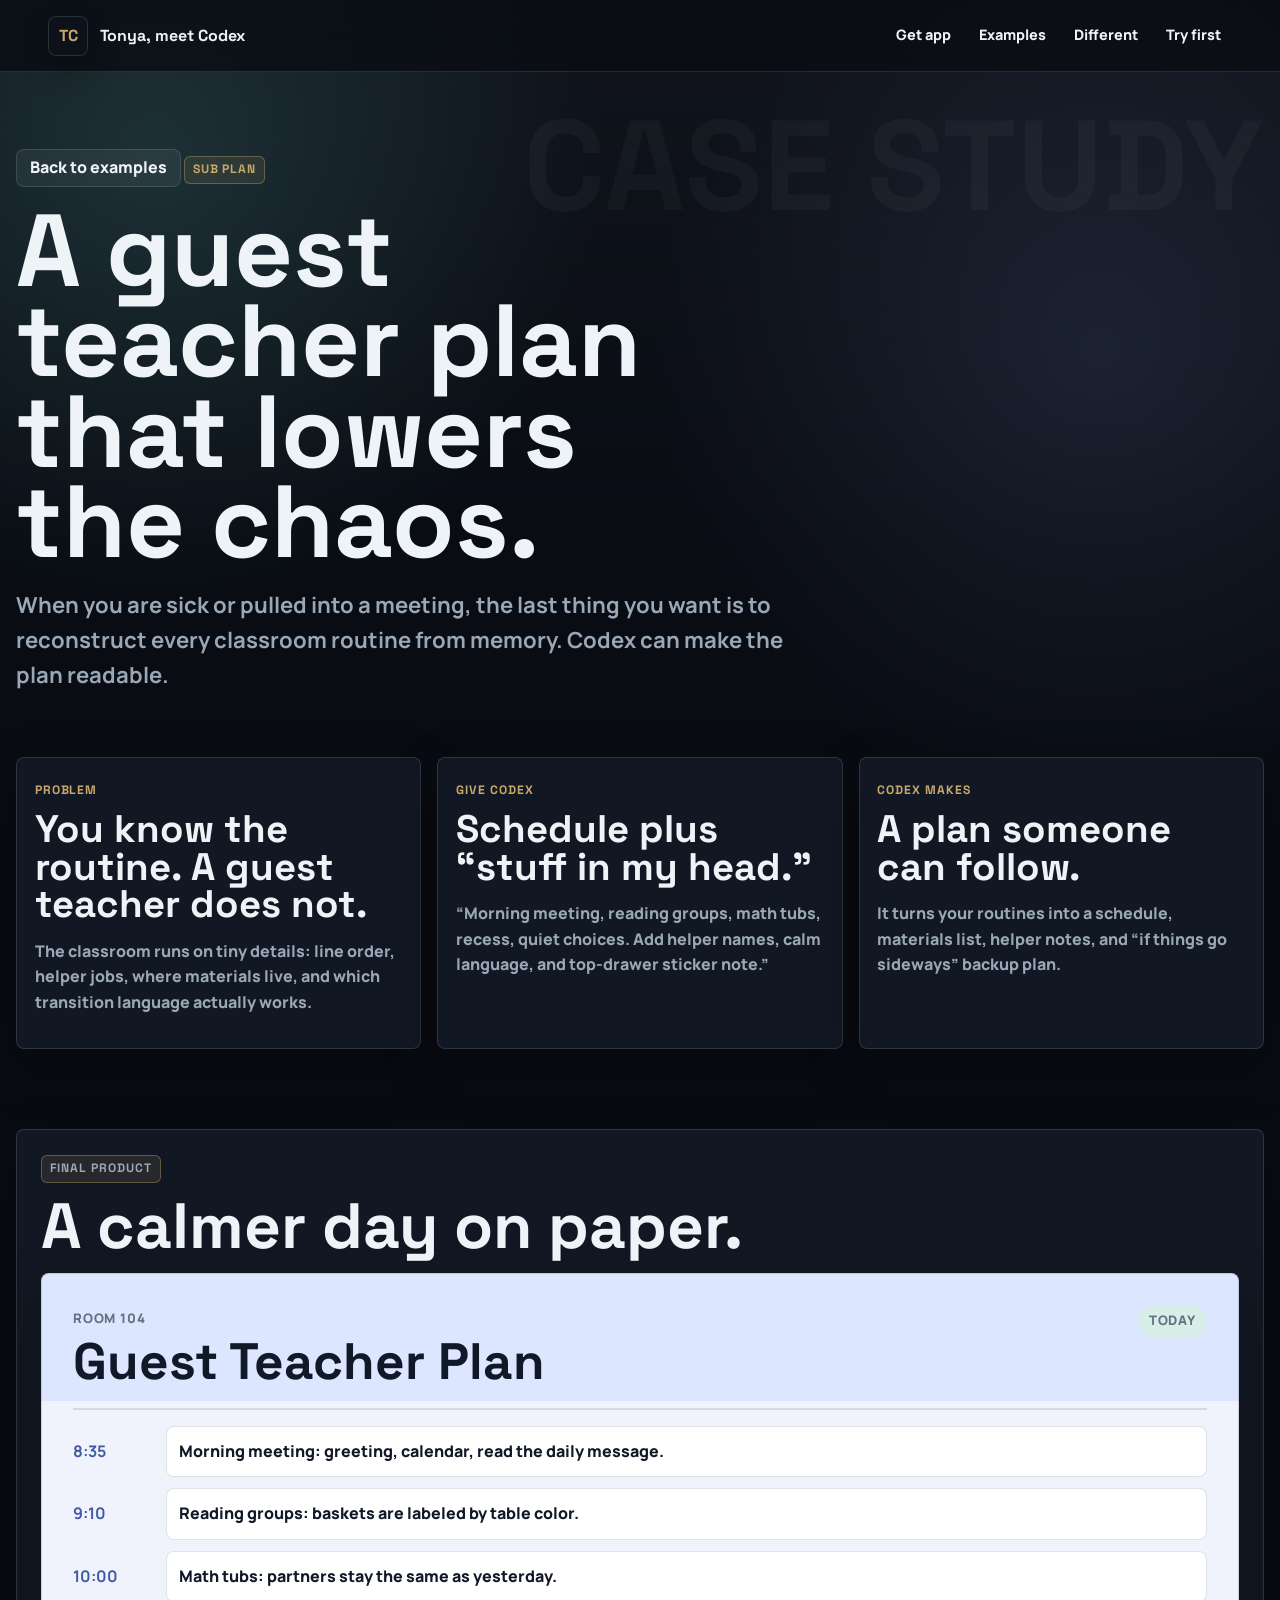
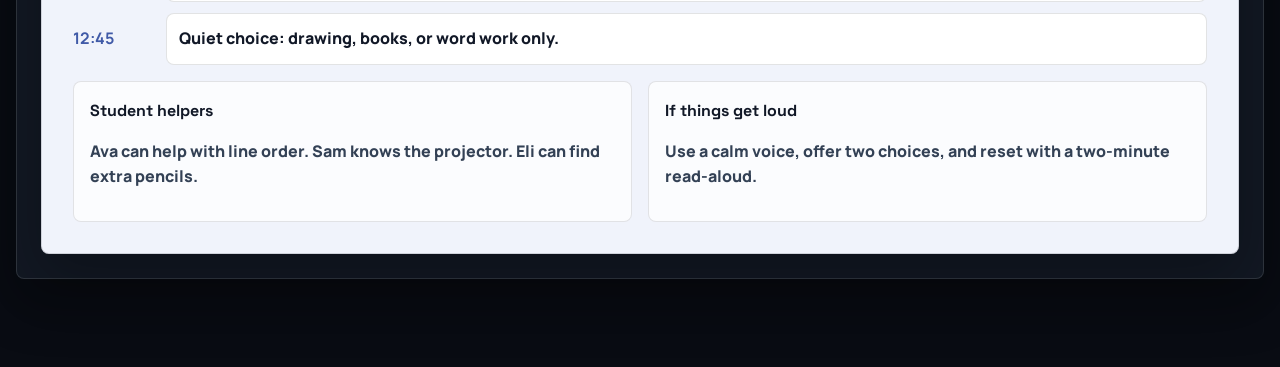
<file: sub-plan.html>
<!doctype html>
<html lang="en">
  <head>
    <meta charset="utf-8" />
    <meta name="viewport" content="width=device-width, initial-scale=1" />
    <title>Sub Plan Example | Tonya, Meet Codex</title>
    <meta
      name="description"
      content="A full Codex example showing how classroom routines become a calm guest teacher plan."
    />
    <link rel="canonical" href="https://omatty123.github.io/tonya-codex-guide/sub-plan.html" />
    <meta property="og:title" content="Sub Plan Example | Tonya, Meet Codex" />
    <meta property="og:image" content="https://omatty123.github.io/tonya-codex-guide/assets/social-card.png" />
    <meta name="twitter:card" content="summary_large_image" />
    <link rel="icon" href="favicon.ico" sizes="any" />
    <link rel="icon" href="favicon.svg" type="image/svg+xml" />
    <link rel="icon" href="assets/favicon-32x32.png" type="image/png" sizes="32x32" />
    <link rel="icon" href="assets/favicon-16x16.png" type="image/png" sizes="16x16" />
    <link rel="apple-touch-icon" href="assets/apple-touch-icon.png" sizes="180x180" />
    <link rel="manifest" href="site.webmanifest" />
    <meta name="theme-color" content="#090c13" />
    <link rel="stylesheet" href="styles.css" />
  </head>
  <body class="case-page">
    <header class="site-header">
      <a class="brand" href="index.html#top" aria-label="Tonya, Meet Codex">
        <span class="brand-mark">TC</span>
        <span>Tonya, meet Codex</span>
      </a>
      <nav aria-label="Page sections">
        <a href="index.html#get-app">Get app</a>
        <a href="index.html#examples">Examples</a>
        <a href="index.html#different">Different</a>
        <a href="index.html#try">Try first</a>
      </nav>
    </header>

    <main class="case-main">
      <section class="case-hero" aria-labelledby="case-title">
        <a class="back-link" href="index.html#examples">Back to examples</a>
        <p class="kicker">Sub plan</p>
        <h1 id="case-title">A guest teacher plan that lowers the chaos.</h1>
        <p class="lede">
          When you are sick or pulled into a meeting, the last thing you want is to reconstruct
          every classroom routine from memory. Codex can make the plan readable.
        </p>
      </section>

      <section class="case-story" aria-label="Problem, solution, and result">
        <article class="case-panel">
          <span>Problem</span>
          <h2>You know the routine. A guest teacher does not.</h2>
          <p>
            The classroom runs on tiny details: line order, helper jobs, where materials live, and
            which transition language actually works.
          </p>
        </article>
        <article class="case-panel">
          <span>Give Codex</span>
          <h2>Schedule plus “stuff in my head.”</h2>
          <p>
            “Morning meeting, reading groups, math tubs, recess, quiet choices. Add helper names,
            calm language, and top-drawer sticker note.”
          </p>
        </article>
        <article class="case-panel">
          <span>Codex makes</span>
          <h2>A plan someone can follow.</h2>
          <p>
            It turns your routines into a schedule, materials list, helper notes, and “if things
            go sideways” backup plan.
          </p>
        </article>
      </section>

      <section class="final-showcase" aria-labelledby="final-title">
        <div class="section-heading">
          <p class="kicker">Final product</p>
          <h2 id="final-title">A calmer day on paper.</h2>
        </div>
        <div class="artifact subplan-artifact">
          <div class="artifact-inner">
            <div class="artifact-head">
              <div>
                <span>Room 104</span>
                <h3>Guest Teacher Plan</h3>
              </div>
              <span class="date-pill">Today</span>
            </div>
            <div class="schedule-table">
              <div><b>8:35</b><span>Morning meeting: greeting, calendar, read the daily message.</span></div>
              <div><b>9:10</b><span>Reading groups: baskets are labeled by table color.</span></div>
              <div><b>10:00</b><span>Math tubs: partners stay the same as yesterday.</span></div>
              <div><b>12:45</b><span>Quiet choice: drawing, books, or word work only.</span></div>
            </div>
            <div class="artifact-grid">
              <div class="artifact-box">
                <strong>Student helpers</strong>
                <p>Ava can help with line order. Sam knows the projector. Eli can find extra pencils.</p>
              </div>
              <div class="artifact-box">
                <strong>If things get loud</strong>
                <p>Use a calm voice, offer two choices, and reset with a two-minute read-aloud.</p>
              </div>
            </div>
          </div>
        </div>
      </section>
    </main>
  </body>
</html>
</file>
<file: styles.css>
@import url("https://fonts.googleapis.com/css2?family=Manrope:wght@500;700;800&family=Space+Grotesk:wght@500;600;700&display=swap");

:root {
  --ink: #eef3f7;
  --deep: #070a10;
  --paper: #090c13;
  --surface: #121823;
  --surface-2: #171f2c;
  --muted: #9aa7b6;
  --line: rgba(238, 243, 247, 0.13);
  --teal: #60bcb5;
  --gold: #c9a86a;
  --rust: #b36f56;
  --cobalt: #7f95d8;
  --shadow: 0 30px 90px rgba(0, 0, 0, 0.44);
  --sharp-shadow: 0 22px 54px rgba(0, 0, 0, 0.3);
  color-scheme: dark;
  font-family: "Manrope", ui-sans-serif, system-ui, -apple-system, BlinkMacSystemFont, sans-serif;
}

* {
  box-sizing: border-box;
}

html {
  scroll-behavior: smooth;
}

body {
  margin: 0;
  overflow-x: hidden;
  background:
    radial-gradient(circle at 12% 8%, rgba(96, 188, 181, 0.18), transparent 28rem),
    radial-gradient(circle at 86% 18%, rgba(127, 149, 216, 0.14), transparent 28rem),
    linear-gradient(180deg, #10141c 0, var(--paper) 34rem);
  color: var(--ink);
  line-height: 1.58;
}

a {
  color: inherit;
}

button,
input {
  font: inherit;
}

button {
  cursor: pointer;
}

img {
  display: block;
  max-width: 100%;
}

.site-header {
  position: sticky;
  top: 0;
  z-index: 20;
  display: flex;
  align-items: center;
  justify-content: space-between;
  gap: 1rem;
  min-height: 4.5rem;
  padding: 0.8rem clamp(1rem, 4vw, 3rem);
  background: rgba(9, 12, 19, 0.78);
  border-bottom: 1px solid var(--line);
  backdrop-filter: blur(18px);
}

.brand {
  display: inline-flex;
  align-items: center;
  gap: 0.75rem;
  color: var(--ink);
  font-family: "Space Grotesk", sans-serif;
  font-size: 1rem;
  font-weight: 700;
  text-decoration: none;
}

.brand-mark {
  display: grid;
  place-items: center;
  width: 2.5rem;
  height: 2.5rem;
  border-radius: 8px;
  background: #0d121a;
  color: var(--gold);
  font-family: "Space Grotesk", sans-serif;
  font-weight: 700;
  box-shadow: inset 0 0 0 1px var(--line), 0 12px 30px rgba(0, 0, 0, 0.28);
}

nav {
  display: flex;
  flex-wrap: wrap;
  justify-content: flex-end;
  gap: 0.35rem;
}

nav a {
  padding: 0.55rem 0.7rem;
  border-radius: 8px;
  color: var(--muted);
  font-size: 0.9rem;
  font-weight: 800;
  text-decoration: none;
}

nav a:hover,
nav a:focus-visible {
  background: rgba(238, 243, 247, 0.09);
  color: #fff;
  outline: none;
}

.hero {
  position: relative;
  display: grid;
  grid-template-columns: minmax(0, 0.86fr) minmax(20rem, 1.14fr);
  gap: clamp(1.5rem, 5vw, 4.5rem);
  align-items: center;
  width: min(78rem, calc(100% - 2rem));
  margin: 0 auto;
  padding: clamp(1.25rem, 3vw, 2.5rem) 0 clamp(0.75rem, 1.5vw, 1.25rem);
}

.hero::before {
  content: "FRANKLIN";
  position: absolute;
  top: 3rem;
  right: 2rem;
  z-index: -1;
  color: rgba(238, 243, 247, 0.035);
  font-family: "Space Grotesk", sans-serif;
  font-size: clamp(6rem, 13vw, 13rem);
  font-weight: 700;
  letter-spacing: 0;
  line-height: 0.8;
}

.hero-copy,
.codex-picture {
  min-width: 0;
}

.hero-person {
  display: inline-flex;
  align-items: center;
  gap: 0.75rem;
  max-width: 100%;
  margin-bottom: 1rem;
  padding: 0.45rem 0.75rem 0.45rem 0.45rem;
  background: rgba(238, 243, 247, 0.07);
  border: 1px solid var(--line);
  border-radius: 8px;
  box-shadow: var(--sharp-shadow);
}

.hero-person img {
  width: 4.25rem;
  height: 4.25rem;
  object-fit: cover;
  object-position: 56% 28%;
  border: 1px solid var(--line);
  border-radius: 6px;
}

.hero-person strong,
.hero-person span {
  display: block;
}

.hero-person strong {
  font-family: "Space Grotesk", sans-serif;
  font-size: 1.02rem;
  line-height: 1.1;
}

.hero-person span {
  margin-top: 0.12rem;
  color: var(--muted);
  font-size: 0.86rem;
  font-weight: 900;
}

.kicker {
  display: inline-flex;
  align-items: center;
  min-height: 1.8rem;
  margin: 0 0 0.85rem;
  padding: 0 0.5rem;
  background: rgba(201, 168, 106, 0.11);
  color: var(--gold);
  border: 1px solid rgba(201, 168, 106, 0.38);
  border-radius: 6px;
  font-family: "Space Grotesk", sans-serif;
  font-size: 0.76rem;
  font-weight: 700;
  letter-spacing: 0.08em;
  text-transform: uppercase;
}

p {
  overflow-wrap: anywhere;
}

h1,
h2,
h3 {
  font-family: "Space Grotesk", sans-serif;
  letter-spacing: 0;
  overflow-wrap: normal;
}

h1 {
  max-width: 12ch;
  margin: 0;
  font-size: clamp(4rem, 7vw, 6.25rem);
  line-height: 0.88;
  font-weight: 700;
}

h2 {
  margin: 0;
  font-size: clamp(2.25rem, 4.8vw, 4.3rem);
  line-height: 0.93;
  font-weight: 700;
}

h3 {
  margin: 0;
  font-size: 1.08rem;
  line-height: 1.15;
  font-weight: 700;
}

.lede {
  max-width: 34rem;
  margin: 1.35rem 0 0;
  color: var(--muted);
  font-size: clamp(1.12rem, 2vw, 1.38rem);
  font-weight: 700;
}

.hero-actions {
  display: flex;
  flex-wrap: wrap;
  gap: 0.75rem;
  margin-top: 1.7rem;
}

.phone-note {
  max-width: 31rem;
  margin: 1.15rem 0 0;
  padding-left: 0.9rem;
  color: rgba(238, 243, 247, 0.76);
  border-left: 3px solid rgba(96, 188, 181, 0.55);
  font-size: 0.98rem;
  font-weight: 800;
}

.primary-action,
.secondary-action,
.prompt-strip button,
.download-button {
  display: inline-flex;
  align-items: center;
  justify-content: center;
  min-height: 3rem;
  padding: 0 1rem;
  border: 1px solid var(--line);
  border-radius: 8px;
  font-weight: 900;
  text-decoration: none;
  transition:
    transform 150ms ease,
    box-shadow 150ms ease;
}

.primary-action,
.prompt-strip button,
.download-button {
  background: #e8edf2;
  color: var(--deep);
  box-shadow: 0 18px 44px rgba(96, 188, 181, 0.14);
}

.secondary-action {
  background: rgba(238, 243, 247, 0.06);
  color: var(--ink);
  box-shadow: none;
}

.primary-action:hover,
.secondary-action:hover,
.prompt-strip button:hover,
.download-button:hover {
  transform: translate(-2px, -2px);
}

.codex-picture {
  margin: 0;
}

.app-label {
  display: inline-flex;
  align-items: center;
  min-height: 2.2rem;
  margin: 0 0 0.75rem;
  padding: 0 0.85rem;
  background: rgba(179, 111, 86, 0.18);
  border: 1px solid rgba(179, 111, 86, 0.52);
  border-radius: 8px;
  color: #fff;
  font-weight: 900;
  box-shadow: none;
}

.app-window {
  position: relative;
  width: 100%;
  min-width: 0;
  overflow: hidden;
  background: #080b11;
  border: 1px solid var(--line);
  border-radius: 8px;
  box-shadow: var(--shadow);
}

.app-window::after {
  content: "";
  position: absolute;
  inset: auto 1.2rem 1.2rem auto;
  width: 7rem;
  height: 7rem;
  background: radial-gradient(circle, rgba(201, 168, 106, 0.18), transparent 70%);
  pointer-events: none;
}

.window-bar {
  display: flex;
  align-items: center;
  gap: 0.45rem;
  min-height: 2.75rem;
  padding: 0 1rem;
  background: #05070b;
  color: #fff;
  font-family: "Space Grotesk", sans-serif;
}

.window-bar span {
  width: 0.72rem;
  height: 0.72rem;
  border-radius: 99px;
  background: #b36f56;
}

.window-bar span:nth-child(2) {
  background: #c9a86a;
}

.window-bar span:nth-child(3) {
  background: #60bcb5;
}

.window-bar strong {
  margin-left: 0.45rem;
}

.app-body {
  min-width: 0;
  display: grid;
  grid-template-columns: 13rem minmax(0, 1fr);
  min-height: 22rem;
}

.file-list {
  display: grid;
  align-content: start;
  gap: 0.6rem;
  padding: 1rem;
  background: #0d121a;
  border-right: 1px solid rgba(255, 255, 255, 0.1);
  color: rgba(255, 255, 255, 0.72);
}

.file-list p {
  margin: 0 0 0.35rem;
  color: #fff;
  font-family: "Space Grotesk", sans-serif;
  font-weight: 700;
}

.file-list span,
.change-list span {
  padding: 0.65rem 0.7rem;
  border-radius: 8px;
  background: rgba(255, 255, 255, 0.08);
}

.chat-panel {
  min-width: 0;
  display: grid;
  align-content: center;
  gap: 0.9rem;
  padding: clamp(1rem, 4vw, 2rem);
  background:
    linear-gradient(135deg, rgba(96, 188, 181, 0.12), transparent 45%),
    #131b26;
}

.message {
  min-width: 0;
  max-width: 28rem;
  padding: 0.95rem 1rem;
  border-radius: 8px;
  color: #fff;
  font-weight: 800;
  overflow-wrap: anywhere;
}

.user-message {
  justify-self: end;
  background: rgba(96, 188, 181, 0.86);
  color: #06100f;
}

.codex-message {
  background: rgba(255, 255, 255, 0.12);
  border: 1px solid rgba(255, 255, 255, 0.18);
}

.change-list {
  display: grid;
  grid-template-columns: repeat(3, minmax(0, 1fr));
  gap: 0.6rem;
  color: #eafffb;
  font-size: 0.82rem;
  font-weight: 900;
}

.codex-picture figcaption {
  margin-top: 0.9rem;
  color: var(--muted);
  font-weight: 900;
}

.setup-card,
.plan-card,
.friend-note,
.section,
.github-note {
  width: min(78rem, calc(100% - 2rem));
  margin: 0 auto;
}

.setup-card,
.friend-note {
  display: grid;
  gap: 1.25rem;
  align-items: center;
  padding: clamp(1rem, 3vw, 1.4rem);
  background: var(--surface);
  border: 1px solid var(--line);
  border-radius: 8px;
  box-shadow: var(--sharp-shadow);
}

.setup-card {
  grid-template-columns: minmax(0, 1fr) minmax(17rem, 24rem);
  margin-top: clamp(1.25rem, 3vw, 2.75rem);
}

.setup-card p:not(.kicker),
.plan-card p {
  margin: 0.85rem 0 0;
  color: var(--muted);
  font-size: 1.07rem;
  font-weight: 700;
}

.download-panel {
  display: grid;
  gap: 0.7rem;
  padding: 1rem;
  background: var(--surface-2);
  border: 1px solid var(--line);
  border-radius: 8px;
}

.download-button {
  width: 100%;
  text-align: center;
}

.download-links {
  display: grid;
  grid-template-columns: 1fr;
  gap: 0.55rem;
}

.download-links a {
  display: inline-flex;
  align-items: center;
  justify-content: center;
  min-height: 2.55rem;
  padding: 0 0.7rem;
  background: rgba(238, 243, 247, 0.06);
  border: 1px solid var(--line);
  border-radius: 8px;
  color: var(--ink);
  font-weight: 900;
  text-decoration: none;
}

.download-panel p {
  margin: 0;
  color: var(--muted);
  font-size: 0.9rem;
  font-weight: 800;
}

.source-link {
  color: var(--ink);
  font-size: 0.82rem;
  font-weight: 900;
}

.source-link.dark {
  display: inline-block;
  margin-top: 0.8rem;
  color: #fff;
}

.plan-card {
  margin-top: 1.1rem;
  padding: clamp(1.3rem, 3vw, 2rem);
  background:
    linear-gradient(135deg, rgba(127, 149, 216, 0.2), transparent 46%),
    #0b1018;
  border: 1px solid var(--line);
  border-radius: 8px;
  color: #fff;
  box-shadow: var(--shadow);
}

.plan-card .kicker {
  background: rgba(179, 111, 86, 0.18);
  color: #fff;
}

.plan-card p {
  max-width: 58rem;
  color: rgba(255, 255, 255, 0.78);
}

.friend-note {
  grid-template-columns: 1fr;
  margin-top: 1.1rem;
}

.friend-note p:last-child,
.github-note p:not(.kicker) {
  max-width: 52rem;
  margin: 0.75rem 0 0;
  color: var(--muted);
  font-size: 1.08rem;
  font-weight: 700;
}

.section {
  padding: clamp(4rem, 9vw, 7rem) 0 0;
}

.section-heading {
  max-width: 50rem;
  margin-bottom: 1.75rem;
}

.wish-grid,
.case-grid,
.mockup-grid,
.compare-grid,
.try-steps {
  display: grid;
  gap: 1.15rem;
}

.wish-grid {
  grid-template-columns: repeat(4, minmax(0, 1fr));
}

.mockup-grid {
  grid-template-columns: repeat(3, minmax(0, 1fr));
}

.case-grid {
  grid-template-columns: repeat(3, minmax(0, 1fr));
}

.wish-grid article,
.mock-card,
.compare-card,
.try-steps article,
.prompt-strip,
.github-note {
  background: var(--surface);
  border: 1px solid var(--line);
  border-radius: 8px;
  box-shadow: var(--sharp-shadow);
}

.wish-grid article,
.mock-card,
.try-steps article,
.compare-card {
  padding: 1rem;
}

.wish-grid article:nth-child(2) {
  background: #161d28;
}

.wish-grid article:nth-child(3) {
  background: #151b27;
}

.wish-grid article:nth-child(4) {
  background: #181b24;
}

.wish-grid span,
.try-steps span {
  display: grid;
  place-items: center;
  width: 2.35rem;
  height: 2.35rem;
  margin-bottom: 0.8rem;
  border: 1px solid var(--line);
  border-radius: 8px;
  background: rgba(201, 168, 106, 0.13);
  color: var(--gold);
  font-family: "Space Grotesk", sans-serif;
  font-weight: 700;
}

.wish-grid p,
.compare-card li,
.try-steps p {
  color: var(--muted);
  font-weight: 700;
}

.wish-grid p {
  margin: 0.55rem 0 0;
}

.case-card {
  position: relative;
  display: grid;
  align-content: start;
  gap: 0.8rem;
  min-height: 20rem;
  padding: 1.2rem;
  overflow: hidden;
  background:
    linear-gradient(135deg, rgba(96, 188, 181, 0.12), transparent 44%),
    var(--surface);
  border: 1px solid var(--line);
  border-radius: 8px;
  box-shadow: var(--sharp-shadow);
  color: var(--ink);
  text-decoration: none;
}

.case-card::after {
  content: "";
  position: absolute;
  right: 1rem;
  bottom: 1rem;
  width: 7rem;
  height: 7rem;
  background: radial-gradient(circle, rgba(201, 168, 106, 0.13), transparent 70%);
  pointer-events: none;
}

.case-card:nth-child(2),
.case-card:nth-child(5) {
  background:
    linear-gradient(135deg, rgba(201, 168, 106, 0.12), transparent 44%),
    #151b27;
}

.case-card:nth-child(3),
.case-card:nth-child(6) {
  background:
    linear-gradient(135deg, rgba(127, 149, 216, 0.13), transparent 44%),
    #111824;
}

.case-card:hover,
.case-card:focus-visible {
  transform: translateY(-3px);
  outline: none;
}

.case-number {
  display: grid;
  place-items: center;
  width: 2.35rem;
  height: 2.35rem;
  border: 1px solid rgba(96, 188, 181, 0.35);
  border-radius: 8px;
  background: rgba(96, 188, 181, 0.12);
  color: var(--teal);
  font-family: "Space Grotesk", sans-serif;
  font-weight: 700;
}

.case-label {
  margin: 0;
  color: var(--gold);
  font-family: "Space Grotesk", sans-serif;
  font-size: 0.78rem;
  font-weight: 700;
  letter-spacing: 0.08em;
  text-transform: uppercase;
}

.case-card h3 {
  max-width: 18rem;
  font-size: clamp(1.45rem, 2.3vw, 2.1rem);
  line-height: 0.98;
}

.case-card p:not(.case-label) {
  position: relative;
  z-index: 1;
  margin: 0;
  color: var(--muted);
  font-weight: 800;
}

.case-link {
  position: relative;
  z-index: 1;
  align-self: end;
  margin-top: 0.5rem;
  color: #fff;
  font-weight: 900;
}

.case-link::after {
  content: " ->";
}

.mock-card {
  display: grid;
  gap: 1rem;
  align-content: start;
  background:
    linear-gradient(180deg, rgba(238, 243, 247, 0.05), transparent 12rem),
    var(--surface);
}

.mock-card-top {
  display: flex;
  align-items: center;
  gap: 0.65rem;
}

.mock-card-top span {
  display: grid;
  place-items: center;
  width: 2.35rem;
  height: 2.35rem;
  flex: 0 0 auto;
  border: 1px solid var(--line);
  border-radius: 8px;
  background: rgba(96, 188, 181, 0.12);
  color: var(--teal);
  font-family: "Space Grotesk", sans-serif;
  font-weight: 700;
}

.mock-card p {
  margin: 0;
  color: var(--muted);
  font-weight: 800;
}

.paper {
  position: relative;
  min-height: 18.5rem;
  padding: 1.05rem;
  overflow: hidden;
  background: #eef3f7;
  color: #121823;
  border-radius: 8px;
  box-shadow:
    inset 0 0 0 1px rgba(7, 10, 16, 0.13),
    0 18px 35px rgba(0, 0, 0, 0.2);
}

.paper strong,
.paper-title {
  font-family: "Space Grotesk", sans-serif;
  font-weight: 700;
}

.paper-title {
  font-size: 1.18rem;
  line-height: 1.1;
}

.paper p {
  margin: 0.65rem 0 0;
  color: #3b4654;
  font-size: 0.9rem;
  line-height: 1.35;
}

.paper small {
  display: block;
  color: #5b6675;
  font-weight: 800;
}

.doc-header,
.sheet-banner,
.sub-header,
.self-check-top {
  display: flex;
  align-items: center;
  justify-content: space-between;
  gap: 0.75rem;
  margin: -0.15rem -0.15rem 0.9rem;
}

.doc-header span,
.sheet-banner span,
.sub-header span,
.self-check-top span {
  color: #6a7480;
  font-size: 0.72rem;
  font-weight: 900;
  text-transform: uppercase;
}

.letter-paper {
  background:
    linear-gradient(90deg, rgba(96, 188, 181, 0.24) 0 0.55rem, transparent 0.55rem),
    #f4f7f8;
}

.letter-paper strong {
  display: block;
  font-size: 1.08rem;
}

.letter-callout {
  margin-top: 1rem;
  padding: 0.8rem;
  background: rgba(96, 188, 181, 0.13);
  border: 1px solid rgba(96, 188, 181, 0.28);
  border-radius: 8px;
  color: #245b56;
  font-weight: 900;
}

.signature-row {
  display: flex;
  align-items: center;
  justify-content: space-between;
  gap: 1rem;
  margin-top: 1rem;
}

.signature-row i {
  display: block;
  width: 5.8rem;
  height: 2.6rem;
  background:
    linear-gradient(135deg, transparent 42%, rgba(179, 111, 86, 0.42) 43% 48%, transparent 49%),
    linear-gradient(165deg, transparent 46%, rgba(179, 111, 86, 0.25) 47% 52%, transparent 53%);
  border-bottom: 2px solid rgba(179, 111, 86, 0.36);
}

.worksheet-paper {
  background:
    linear-gradient(180deg, rgba(201, 168, 106, 0.2), transparent 5.4rem),
    #f7f1e6;
}

.sheet-banner {
  padding: 0.75rem;
  background: #fff8e9;
  border: 1px solid rgba(121, 91, 43, 0.16);
  border-radius: 8px;
}

.name-row {
  display: grid;
  grid-template-columns: auto minmax(0, 1fr) auto minmax(0, 0.72fr);
  gap: 0.45rem;
  align-items: end;
  margin-top: 0.75rem;
  color: #5c5042;
  font-size: 0.78rem;
  font-weight: 900;
}

.name-row i {
  display: block;
  height: 1px;
  background: rgba(18, 24, 35, 0.35);
}

.word-bank {
  display: grid;
  grid-template-columns: repeat(2, minmax(0, 1fr));
  gap: 0.5rem;
  margin-top: 1.05rem;
}

.word-bank b {
  display: flex;
  justify-content: center;
  gap: 0.24rem;
  min-height: 2.5rem;
  padding: 0.45rem;
  background: #fffaf0;
  border: 1px solid rgba(18, 24, 35, 0.14);
  border-radius: 6px;
  color: #29313d;
}

.word-bank b span {
  display: grid;
  place-items: center;
  width: 1.45rem;
  height: 1.45rem;
  background: #ffffff;
  border: 1px solid rgba(18, 24, 35, 0.12);
  border-radius: 5px;
}

.word-bank b span:nth-child(2) {
  color: #9b573f;
}

.worksheet-footer {
  display: grid;
  grid-template-columns: repeat(3, 1fr);
  gap: 0.45rem;
  margin-top: 1rem;
}

.worksheet-footer span {
  display: grid;
  place-items: center;
  min-height: 2.2rem;
  background: rgba(255, 255, 255, 0.58);
  border: 1px dashed rgba(18, 24, 35, 0.22);
  border-radius: 6px;
  color: #6a4f28;
  font-size: 0.78rem;
  font-weight: 900;
}

.newsletter-paper {
  background:
    radial-gradient(circle at 92% 12%, rgba(201, 168, 106, 0.35), transparent 4.2rem),
    #edf7f5;
}

.newsletter-head {
  display: flex;
  align-items: center;
  justify-content: space-between;
  gap: 0.5rem;
  padding-bottom: 0.65rem;
  border-bottom: 3px solid rgba(96, 188, 181, 0.34);
}

.newsletter-head strong {
  font-size: 1.08rem;
}

.newsletter-head span {
  padding: 0.25rem 0.55rem;
  background: #d8eee9;
  border-radius: 99px;
  color: #2f6a63;
  font-weight: 900;
}

.newsletter-feature {
  display: grid;
  grid-template-columns: minmax(0, 1fr) 4.4rem;
  gap: 0.7rem;
  align-items: center;
  margin-top: 0.75rem;
}

.newsletter-feature b {
  padding: 0.85rem;
  background: rgba(255, 255, 255, 0.72);
  border: 1px solid rgba(96, 188, 181, 0.22);
  border-radius: 8px;
  color: #23423f;
}

.newsletter-feature i {
  min-height: 4.1rem;
  background:
    linear-gradient(135deg, rgba(127, 149, 216, 0.45), transparent),
    #d9e4f6;
  border: 1px solid rgba(18, 24, 35, 0.1);
  border-radius: 8px;
}

.newsletter-grid {
  display: grid;
  grid-template-columns: repeat(2, minmax(0, 1fr));
  gap: 0.55rem;
  margin-top: 0.85rem;
}

.newsletter-grid span {
  display: grid;
  place-items: center;
  min-height: 2.3rem;
  background: rgba(96, 188, 181, 0.16);
  border: 1px solid rgba(96, 188, 181, 0.25);
  border-radius: 6px;
  color: #315f59;
  font-size: 0.78rem;
  font-weight: 900;
}

.reminder-bar {
  margin-top: 0.75rem;
  padding: 0.55rem 0.65rem;
  background: rgba(201, 168, 106, 0.22);
  border-radius: 6px;
  color: #51411e;
  font-weight: 900;
}

.sub-paper {
  background:
    linear-gradient(180deg, #dce6ff 0 4.8rem, #f0f3fb 4.8rem);
}

.sub-header {
  margin: -1.05rem -1.05rem 0.8rem;
  padding: 0.9rem 1.05rem;
  color: #101827;
}

.sub-header b {
  padding: 0.28rem 0.55rem;
  background: rgba(255, 255, 255, 0.65);
  border-radius: 99px;
  color: #405aa7;
  font-size: 0.8rem;
}

.schedule-row {
  display: grid;
  grid-template-columns: 3.6rem minmax(0, 1fr);
  gap: 0.6rem;
  align-items: center;
  margin-top: 0.55rem;
}

.schedule-row b {
  color: #5269ad;
}

.schedule-row span,
.note-box {
  padding: 0.55rem;
  background: #fff;
  border: 1px solid rgba(18, 24, 35, 0.12);
  border-radius: 6px;
  font-weight: 800;
}

.note-box {
  margin-top: 0.85rem;
  background: #fff8ea;
  border-color: rgba(201, 168, 106, 0.34);
  color: #5b6675;
  font-size: 0.86rem;
  line-height: 1.35;
}

.helper-row {
  display: grid;
  grid-template-columns: repeat(2, minmax(0, 1fr));
  gap: 0.45rem;
  margin-top: 0.7rem;
}

.helper-row span {
  padding: 0.48rem;
  background: rgba(82, 105, 173, 0.1);
  border: 1px solid rgba(82, 105, 173, 0.18);
  border-radius: 6px;
  color: #495e99;
  font-size: 0.78rem;
  font-weight: 900;
}

.reflection-paper {
  background:
    linear-gradient(135deg, rgba(179, 111, 86, 0.16), transparent 45%),
    #f7f4ef;
}

.self-check-top {
  align-items: flex-start;
}

.self-check-top span {
  max-width: 7rem;
  text-align: right;
}

.reflection-list {
  display: grid;
  gap: 0.58rem;
}

.reflection-list label {
  display: grid;
  grid-template-columns: 1.05rem minmax(0, 1fr);
  gap: 0.55rem;
  align-items: center;
  padding: 0.58rem;
  background: rgba(255, 255, 255, 0.62);
  border: 1px solid rgba(18, 24, 35, 0.09);
  border-radius: 8px;
  color: #3b4654;
  font-weight: 900;
}

.reflection-list label span {
  width: 1.05rem;
  height: 1.05rem;
  background: #ffffff;
  border: 2px solid rgba(96, 188, 181, 0.55);
  border-radius: 4px;
}

.reflection-scale {
  display: grid;
  grid-template-columns: repeat(3, 1fr);
  gap: 0.5rem;
  margin-top: 1rem;
}

.reflection-scale i {
  display: grid;
  place-items: center;
  min-height: 2.9rem;
  background: rgba(179, 111, 86, 0.13);
  border: 1px solid rgba(179, 111, 86, 0.25);
  border-radius: 6px;
  color: #87513e;
  font-style: normal;
  font-weight: 900;
}

.webpage-paper {
  padding: 0;
  background: #101820;
  color: #eef3f7;
}

.browser-bar {
  display: flex;
  align-items: center;
  gap: 0.35rem;
  height: 1.8rem;
  padding: 0 0.65rem;
  background: #070a10;
  border-bottom: 1px solid rgba(255, 255, 255, 0.12);
}

.browser-bar span {
  width: 0.5rem;
  height: 0.5rem;
  background: #b36f56;
  border-radius: 99px;
}

.browser-bar span:nth-child(2) {
  background: #c9a86a;
}

.browser-bar span:nth-child(3) {
  background: #60bcb5;
}

.web-hero {
  min-height: 8rem;
  padding: 1rem;
  background:
    linear-gradient(135deg, rgba(96, 188, 181, 0.42), transparent 60%),
    #223142;
}

.web-hero strong {
  display: block;
  max-width: 11rem;
  font-size: 1.35rem;
  line-height: 1;
}

.web-hero p {
  max-width: 12rem;
  margin-top: 0.65rem;
  color: rgba(238, 243, 247, 0.72);
  font-size: 0.76rem;
}

.web-links {
  display: grid;
  grid-template-columns: repeat(3, minmax(0, 1fr));
  gap: 0.4rem;
  padding: 0.75rem;
}

.web-links span {
  display: grid;
  place-items: center;
  min-height: 2.2rem;
  background: rgba(255, 255, 255, 0.08);
  border: 1px solid rgba(255, 255, 255, 0.12);
  border-radius: 6px;
  color: rgba(255, 255, 255, 0.82);
  font-size: 0.75rem;
  font-weight: 900;
}

.web-card-row {
  display: grid;
  grid-template-columns: 1fr 1fr;
  gap: 0.55rem;
  padding: 0 0.75rem 0.75rem;
}

.web-card-row i {
  min-height: 3.4rem;
  background: rgba(255, 255, 255, 0.06);
  border: 1px solid rgba(255, 255, 255, 0.1);
  border-radius: 8px;
}

.case-page .site-header .brand,
.case-page nav a {
  color: var(--ink);
}

.case-main {
  width: min(78rem, calc(100% - 2rem));
  margin: 0 auto;
  padding-bottom: clamp(3rem, 7vw, 5.5rem);
}

.back-link {
  display: inline-flex;
  align-items: center;
  min-height: 2.4rem;
  margin-bottom: 1.2rem;
  padding: 0 0.8rem;
  background: rgba(238, 243, 247, 0.06);
  border: 1px solid var(--line);
  border-radius: 8px;
  color: var(--ink);
  font-weight: 900;
  text-decoration: none;
}

.case-hero {
  position: relative;
  padding: clamp(2.5rem, 6vw, 5rem) 0 clamp(2rem, 5vw, 4rem);
}

.case-hero::before {
  content: "CASE STUDY";
  position: absolute;
  top: 2.7rem;
  right: 0;
  z-index: -1;
  color: rgba(238, 243, 247, 0.035);
  font-family: "Space Grotesk", sans-serif;
  font-size: clamp(4rem, 10vw, 10rem);
  font-weight: 700;
  line-height: 0.8;
}

.case-hero h1 {
  max-width: 11ch;
  font-size: clamp(3.8rem, 8vw, 7rem);
}

.case-hero .lede {
  max-width: 48rem;
}

.case-story {
  display: grid;
  grid-template-columns: repeat(3, minmax(0, 1fr));
  gap: 1rem;
}

.case-panel,
.final-showcase,
.input-output {
  background: var(--surface);
  border: 1px solid var(--line);
  border-radius: 8px;
  box-shadow: var(--sharp-shadow);
}

.case-panel {
  padding: 1.1rem;
}

.case-panel span,
.input-output span {
  display: inline-flex;
  margin-bottom: 0.65rem;
  color: var(--gold);
  font-family: "Space Grotesk", sans-serif;
  font-size: 0.76rem;
  font-weight: 700;
  letter-spacing: 0.08em;
  text-transform: uppercase;
}

.case-panel h2 {
  font-size: clamp(1.65rem, 3vw, 2.45rem);
  line-height: 0.98;
}

.case-panel p,
.input-output p,
.final-showcase p {
  color: var(--muted);
  font-weight: 800;
}

.input-output {
  display: grid;
  grid-template-columns: minmax(0, 0.85fr) minmax(0, 1.15fr);
  gap: 1rem;
  margin-top: 1rem;
  padding: 1rem;
}

.input-output ul {
  display: grid;
  gap: 0.5rem;
  margin: 0;
  padding-left: 1.2rem;
  color: var(--muted);
  font-weight: 800;
}

.final-showcase {
  margin-top: clamp(3rem, 7vw, 5rem);
  padding: clamp(1rem, 3vw, 1.5rem);
}

.final-showcase .section-heading {
  margin-bottom: 1rem;
}

.final-showcase h2 {
  font-size: clamp(2.1rem, 5vw, 4.2rem);
}

.artifact {
  overflow: hidden;
  background: #f5f7f8;
  color: #111827;
  border-radius: 8px;
  box-shadow:
    inset 0 0 0 1px rgba(7, 10, 16, 0.14),
    0 22px 55px rgba(0, 0, 0, 0.28);
}

.artifact-inner {
  padding: clamp(1.1rem, 3vw, 2rem);
}

.artifact-head {
  display: flex;
  align-items: flex-start;
  justify-content: space-between;
  gap: 1rem;
  padding-bottom: 1rem;
  border-bottom: 2px solid rgba(18, 24, 35, 0.12);
}

.artifact-head span,
.artifact-tag {
  color: #647080;
  font-size: 0.82rem;
  font-weight: 900;
  letter-spacing: 0.06em;
  text-transform: uppercase;
}

.artifact h3 {
  margin-top: 0.2rem;
  color: #111827;
  font-size: clamp(1.7rem, 4vw, 3.2rem);
}

.artifact p,
.artifact li {
  color: #334155;
  font-weight: 800;
}

.artifact-grid {
  display: grid;
  grid-template-columns: repeat(2, minmax(0, 1fr));
  gap: 1rem;
  margin-top: 1rem;
}

.artifact-box {
  padding: 1rem;
  background: rgba(255, 255, 255, 0.7);
  border: 1px solid rgba(18, 24, 35, 0.11);
  border-radius: 8px;
}

.artifact-box strong {
  display: block;
  margin-bottom: 0.45rem;
  font-family: "Space Grotesk", sans-serif;
  color: #111827;
}

.letter-artifact {
  background:
    linear-gradient(90deg, rgba(96, 188, 181, 0.25) 0 0.7rem, transparent 0.7rem),
    #f5f7f8;
}

.letter-artifact .callout {
  margin: 1rem 0;
  padding: 1rem;
  background: rgba(96, 188, 181, 0.14);
  border: 1px solid rgba(96, 188, 181, 0.3);
  border-radius: 8px;
  color: #245b56;
  font-size: 1.15rem;
  font-weight: 900;
}

.signature {
  display: flex;
  align-items: end;
  justify-content: space-between;
  gap: 1rem;
  margin-top: 1.5rem;
}

.signature i {
  width: 10rem;
  height: 4rem;
  background:
    linear-gradient(135deg, transparent 42%, rgba(179, 111, 86, 0.42) 43% 48%, transparent 49%),
    linear-gradient(165deg, transparent 46%, rgba(179, 111, 86, 0.25) 47% 52%, transparent 53%);
  border-bottom: 2px solid rgba(179, 111, 86, 0.36);
}

.worksheet-artifact {
  background:
    linear-gradient(180deg, rgba(201, 168, 106, 0.2), transparent 8rem),
    #f8f2e8;
}

.worksheet-word-grid,
.checklist-grid,
.web-tile-grid {
  display: grid;
  grid-template-columns: repeat(3, minmax(0, 1fr));
  gap: 0.75rem;
  margin-top: 1rem;
}

.worksheet-word-grid span,
.checklist-grid span {
  display: grid;
  place-items: center;
  min-height: 3.2rem;
  background: #fff;
  border: 1px solid rgba(18, 24, 35, 0.12);
  border-radius: 8px;
  color: #111827;
  font-size: 1.2rem;
  font-weight: 900;
}

.worksheet-lines {
  display: grid;
  gap: 0.8rem;
  margin-top: 1.4rem;
}

.worksheet-lines span {
  min-height: 2.6rem;
  border-bottom: 2px solid rgba(18, 24, 35, 0.22);
}

.newsletter-artifact {
  background:
    radial-gradient(circle at 90% 12%, rgba(201, 168, 106, 0.32), transparent 7rem),
    #edf7f5;
}

.newsletter-artifact .artifact-head {
  border-color: rgba(96, 188, 181, 0.3);
}

.date-pill {
  padding: 0.35rem 0.7rem;
  background: #d8eee9;
  border-radius: 99px;
  color: #2f6a63;
  font-weight: 900;
}

.subplan-artifact {
  background:
    linear-gradient(180deg, #dce6ff 0 8rem, #f0f3fb 8rem);
}

.schedule-table {
  display: grid;
  gap: 0.7rem;
  margin-top: 1rem;
}

.schedule-table div {
  display: grid;
  grid-template-columns: 5rem minmax(0, 1fr);
  gap: 0.8rem;
  align-items: center;
}

.schedule-table b {
  color: #405aa7;
}

.schedule-table span {
  padding: 0.75rem;
  background: #fff;
  border: 1px solid rgba(18, 24, 35, 0.12);
  border-radius: 8px;
  color: #111827;
  font-weight: 900;
}

.selfcheck-artifact {
  background:
    linear-gradient(135deg, rgba(179, 111, 86, 0.14), transparent 44%),
    #f7f4ef;
}

.checklist-grid {
  grid-template-columns: 1fr;
}

.checklist-grid span {
  grid-template-columns: 1.5rem minmax(0, 1fr);
  justify-items: start;
  padding: 0 1rem;
  text-align: left;
}

.checklist-grid span::before {
  content: "";
  width: 1.1rem;
  height: 1.1rem;
  border: 2px solid rgba(96, 188, 181, 0.6);
  border-radius: 4px;
}

.webpage-artifact {
  background: #111827;
  color: #eef3f7;
}

.webpage-artifact .browser-bar {
  height: 2.2rem;
}

.web-preview-hero {
  min-height: 17rem;
  padding: clamp(1.2rem, 4vw, 2rem);
  background:
    linear-gradient(135deg, rgba(96, 188, 181, 0.38), transparent 62%),
    #223142;
}

.web-preview-hero h3 {
  max-width: 11rem;
  color: #fff;
}

.web-preview-hero p {
  max-width: 24rem;
  color: rgba(238, 243, 247, 0.78);
}

.web-tile-grid {
  padding: 1rem;
}

.web-tile-grid span {
  min-height: 7rem;
  padding: 1rem;
  background: rgba(255, 255, 255, 0.07);
  border: 1px solid rgba(255, 255, 255, 0.12);
  border-radius: 8px;
  color: #fff;
  font-weight: 900;
}

.compare-grid {
  grid-template-columns: repeat(2, minmax(0, 1fr));
}

.compare-card ul {
  display: grid;
  gap: 0.5rem;
  margin: 0.9rem 0 0;
  padding-left: 1.2rem;
}

.codex-card {
  background: #0b1018;
  color: #fff;
}

.codex-card li {
  color: rgba(255, 255, 255, 0.78);
}

.try-section {
  padding-bottom: clamp(3rem, 7vw, 5.5rem);
}

.try-steps {
  grid-template-columns: repeat(4, minmax(0, 1fr));
}

.try-steps p {
  margin: 0;
}

.prompt-strip {
  display: grid;
  grid-template-columns: minmax(0, 1fr) auto;
  gap: 1rem;
  align-items: center;
  margin-top: 1rem;
  padding: 1rem;
  background: var(--surface-2);
}

.prompt-strip p {
  margin: 0;
  color: var(--ink);
  font-weight: 900;
}

.github-note {
  margin-bottom: 4rem;
  padding: clamp(1.25rem, 4vw, 2rem);
  background:
    linear-gradient(135deg, rgba(96, 188, 181, 0.1), transparent 40%),
    var(--surface);
}

.github-note p:not(.kicker) {
  color: var(--muted);
}

.toast {
  position: fixed;
  right: 1rem;
  bottom: 1rem;
  z-index: 40;
  max-width: min(22rem, calc(100vw - 2rem));
  padding: 0.8rem 1rem;
  background: var(--ink);
  color: #fff;
  border: 1px solid #fff;
  border-radius: 8px;
  box-shadow: var(--shadow);
  opacity: 0;
  transform: translateY(0.5rem);
  transition:
    opacity 180ms ease,
    transform 180ms ease;
  pointer-events: none;
}

.toast.show {
  opacity: 1;
  transform: translateY(0);
}

@media (max-width: 980px) {
  .hero,
  .wish-grid,
  .case-grid,
  .mockup-grid,
  .try-steps,
  .case-story {
    grid-template-columns: repeat(2, minmax(0, 1fr));
  }

  h1 {
    font-size: clamp(3.6rem, 12vw, 5.5rem);
  }
}

@media (max-width: 720px) {
  .site-header {
    position: static;
    flex-wrap: wrap;
    align-items: flex-start;
  }

  nav {
    flex: 1 1 18rem;
    justify-content: flex-start;
  }

  nav a {
    text-align: center;
  }

  .hero,
  .setup-card,
  .friend-note,
  .wish-grid,
  .case-grid,
  .mockup-grid,
  .compare-grid,
  .try-steps,
  .prompt-strip,
  .case-story,
  .input-output,
  .artifact-grid,
  .worksheet-word-grid,
  .web-tile-grid {
    grid-template-columns: 1fr;
  }

  .hero {
    width: 100%;
    padding: 1.75rem 1rem 2rem;
  }

  .hero::before {
    top: 8rem;
    right: 0;
    font-size: 4.9rem;
  }

  .lede {
    max-width: 32ch;
  }

  h1 {
    max-width: 12ch;
    font-size: clamp(3.3rem, 16vw, 4.25rem);
  }

  .case-hero h1 {
    max-width: 9ch;
    font-size: clamp(3rem, 14vw, 4.2rem);
  }

  .case-hero::before {
    top: 7rem;
    right: 0;
    font-size: 4rem;
  }

  h2 {
    font-size: clamp(2.05rem, 10vw, 2.8rem);
  }

  .hero-actions {
    display: grid;
    width: 100%;
    max-width: 22rem;
  }

  .primary-action,
  .secondary-action,
  .prompt-strip button,
  .download-button {
    display: grid;
    width: 100%;
  }

  .codex-picture,
  .app-window {
    max-width: calc(100vw - 2rem);
  }

  .app-body {
    grid-template-columns: 1fr;
  }

  .file-list {
    display: none;
  }

  .message,
  .user-message {
    justify-self: stretch;
    max-width: 100%;
  }

  .change-list {
    grid-template-columns: 1fr;
  }

  .download-links {
    grid-template-columns: 1fr;
  }

  .artifact-head,
  .signature {
    display: grid;
  }
}
</file>
